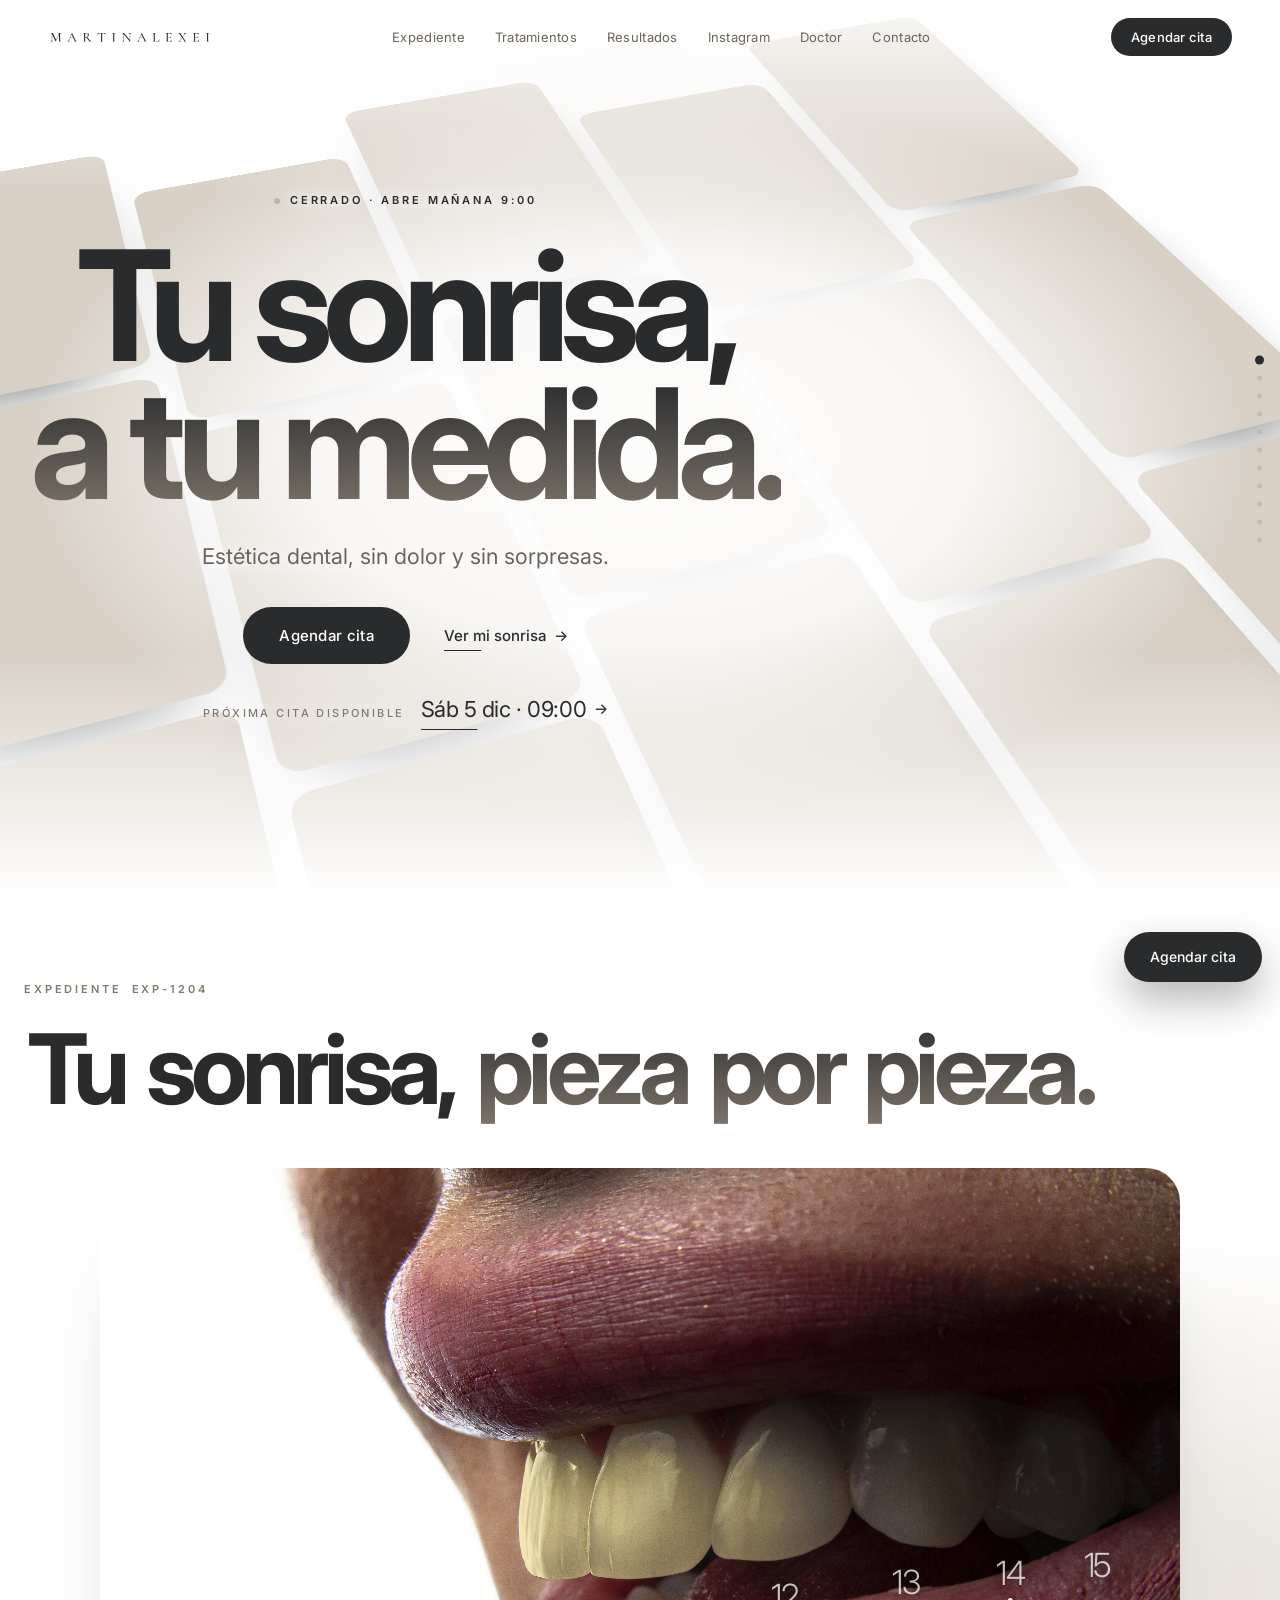
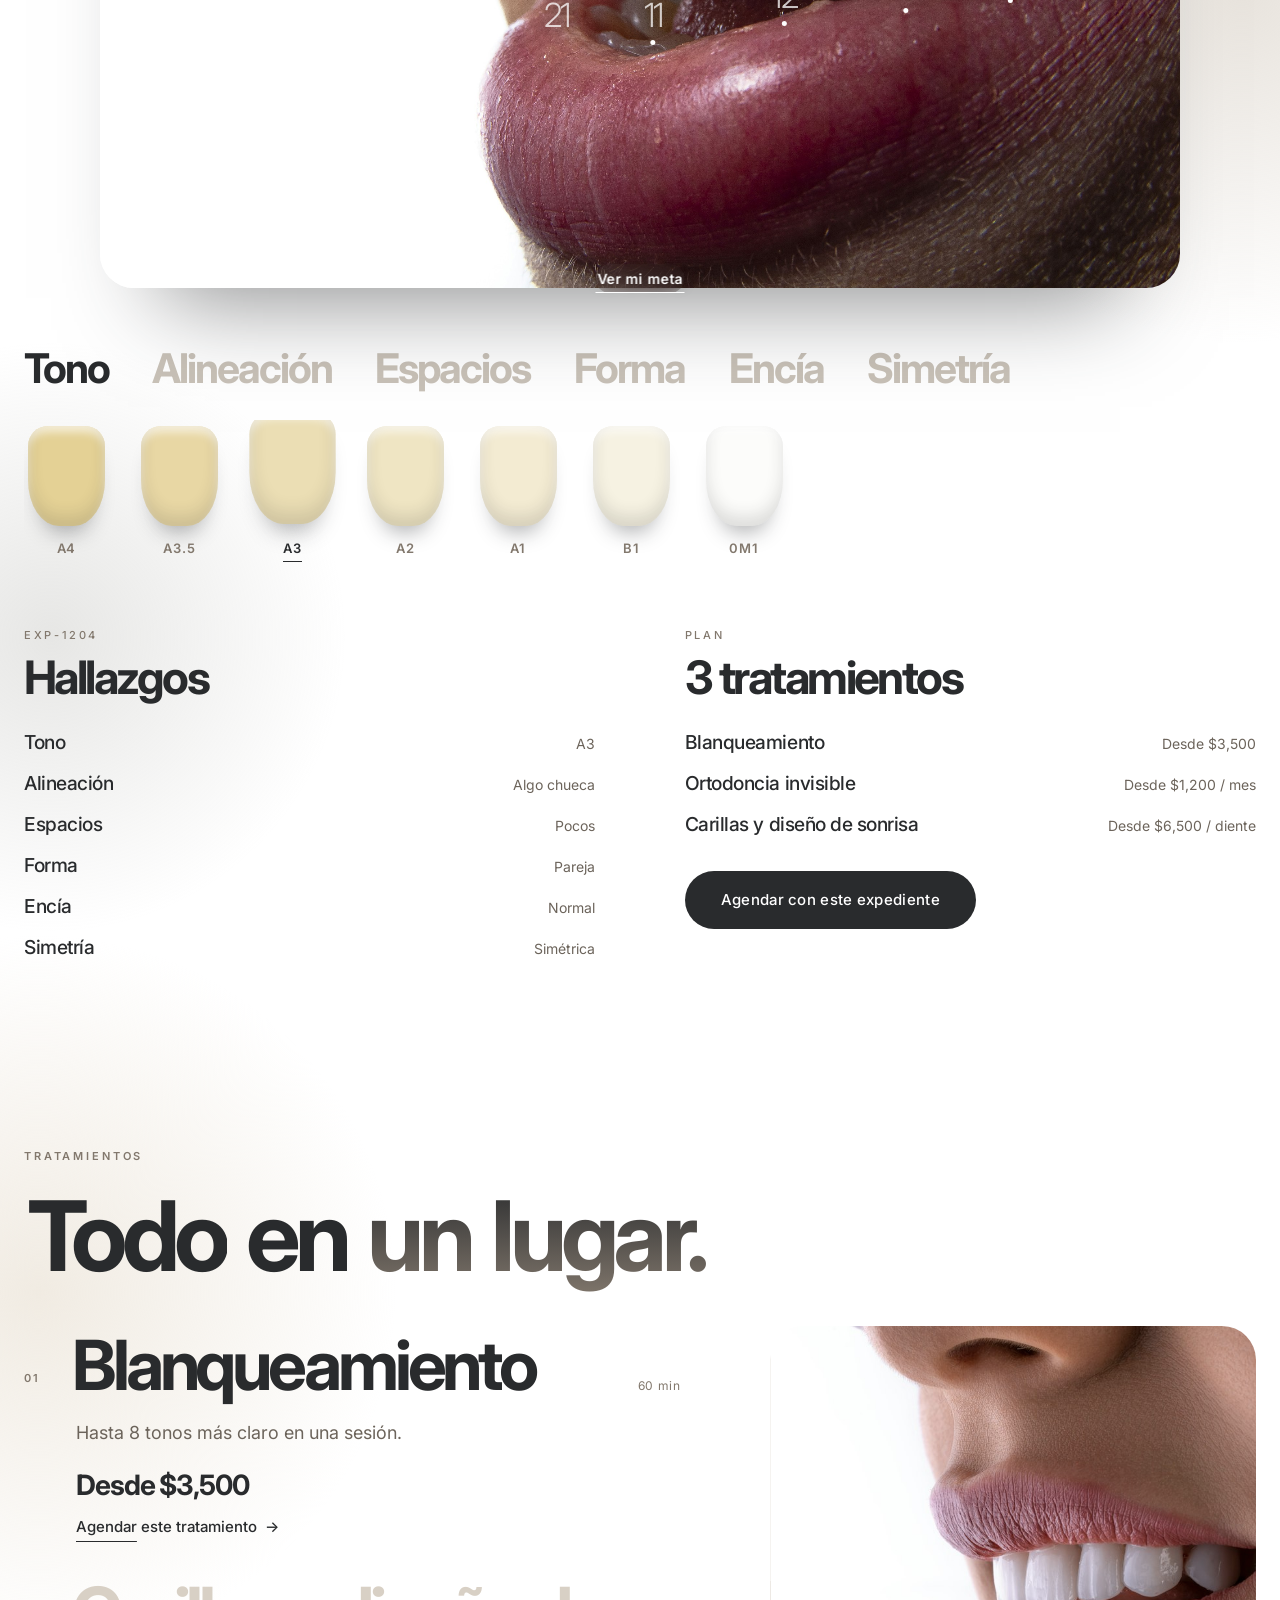
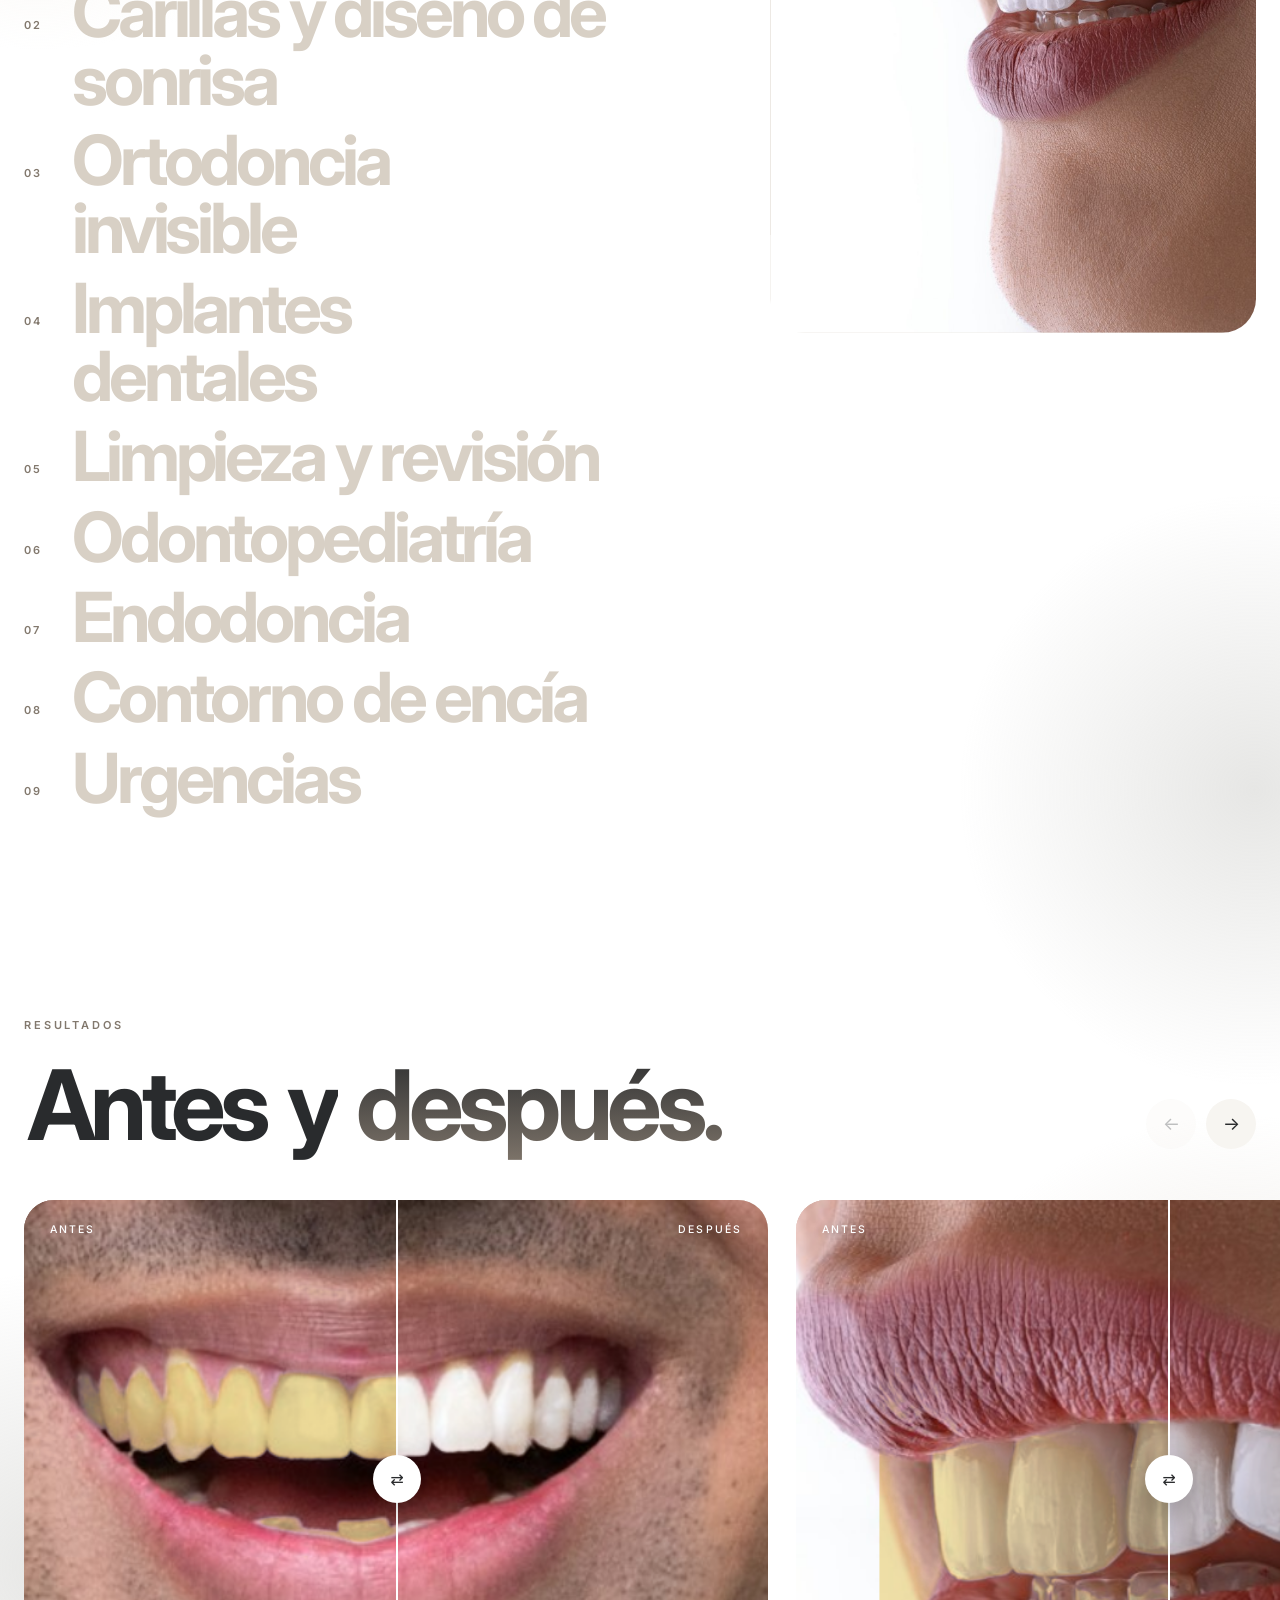
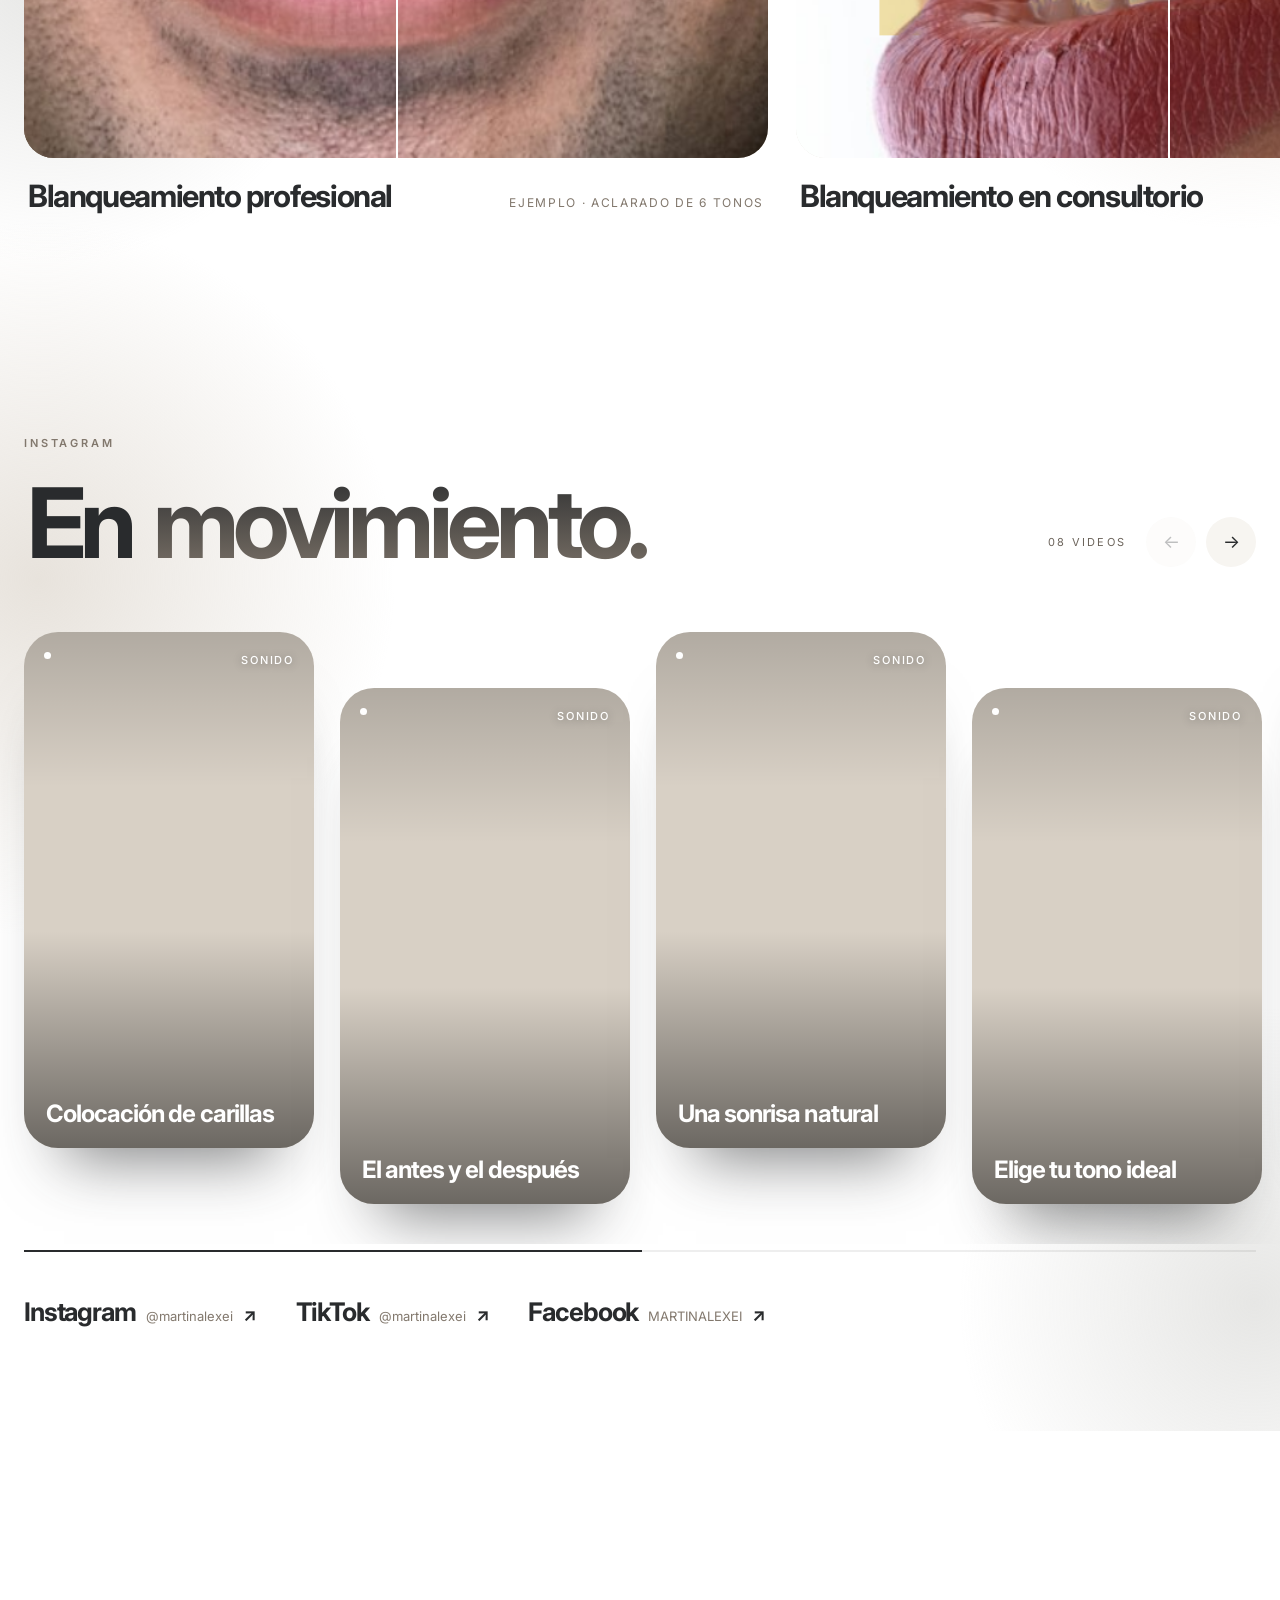
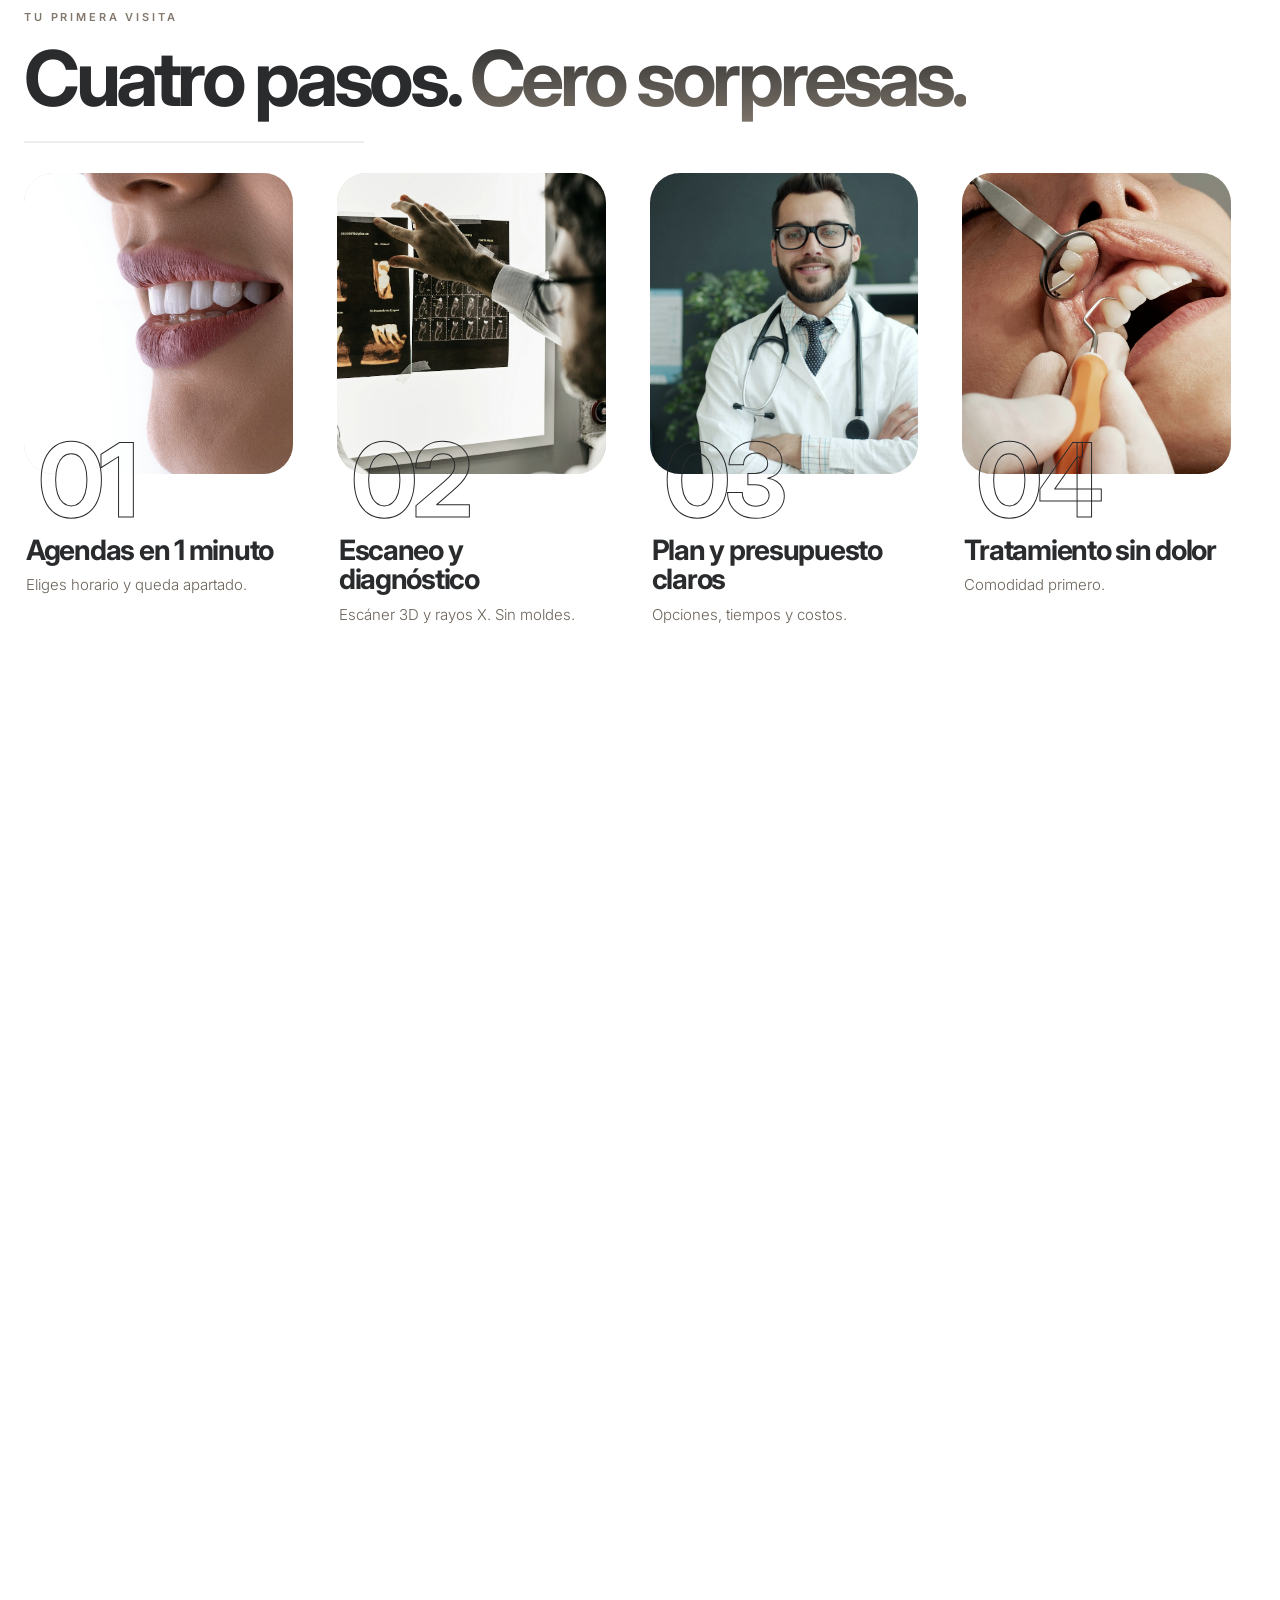
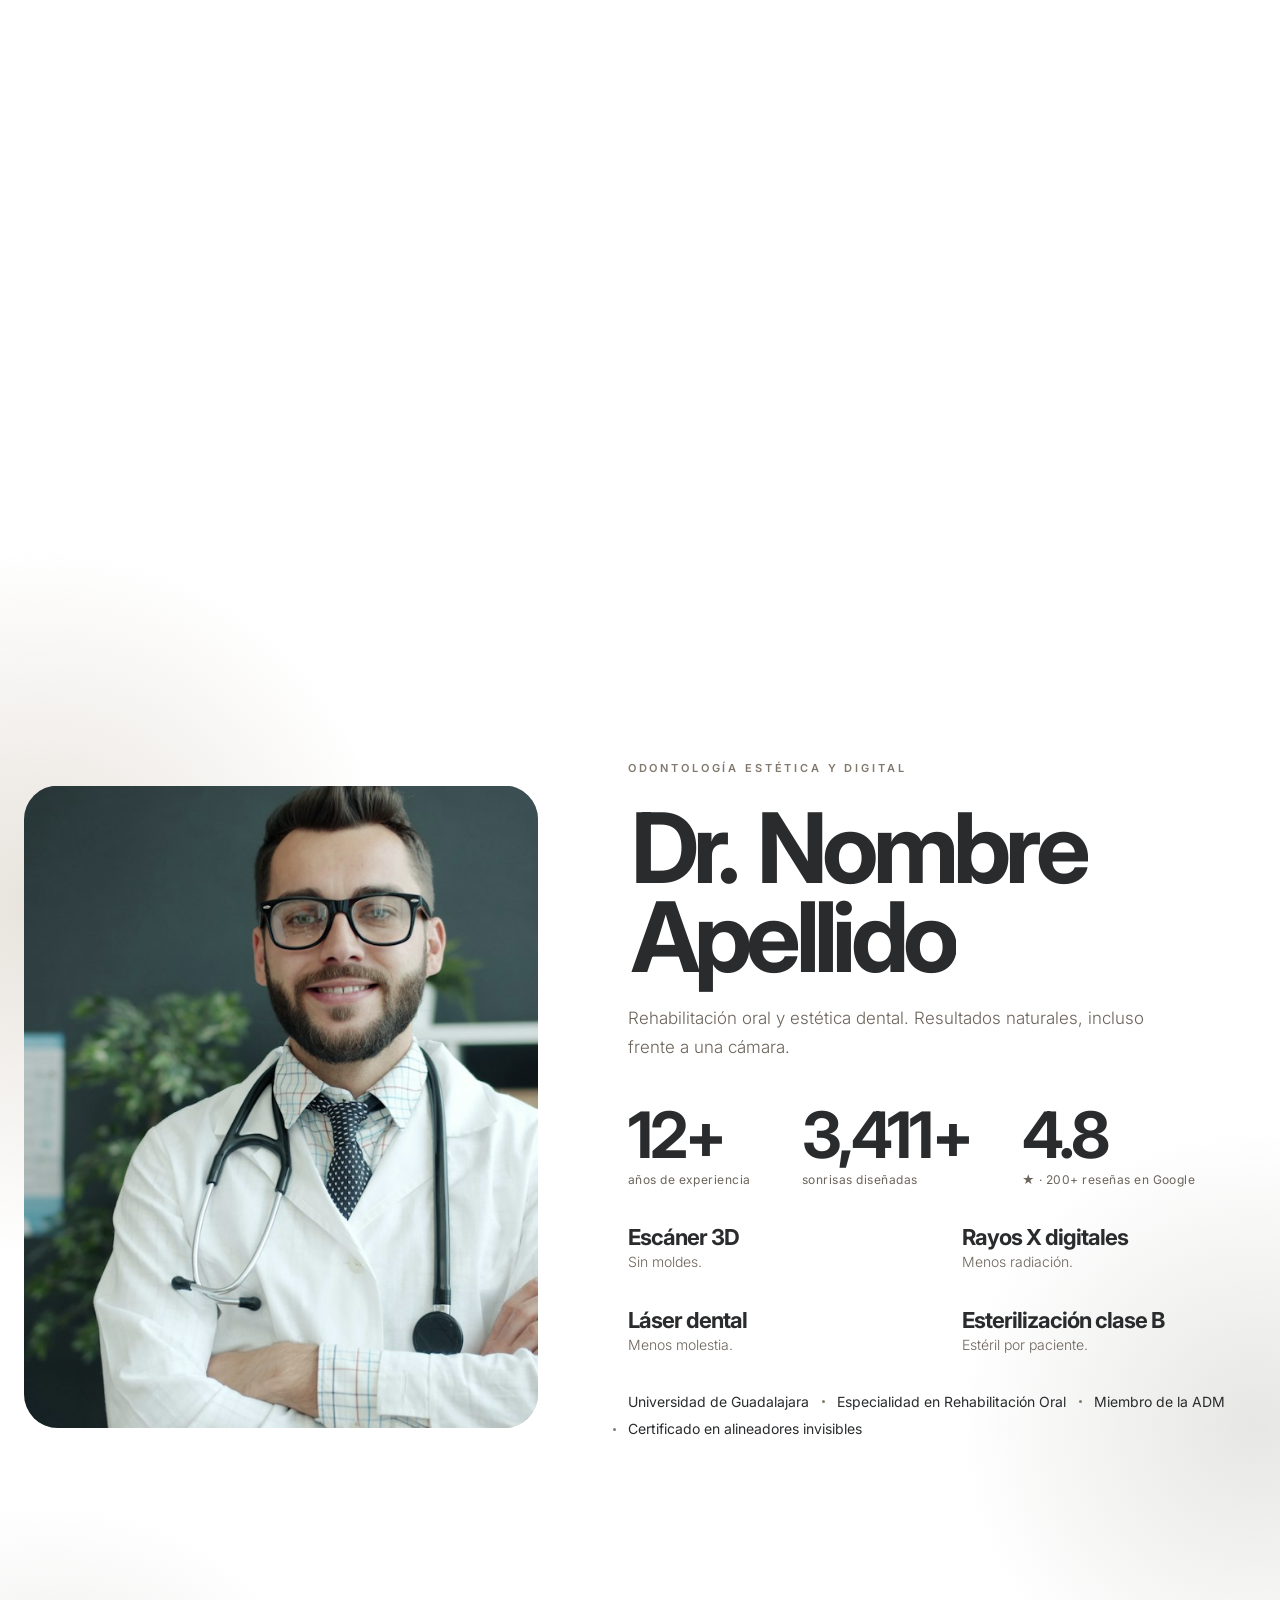
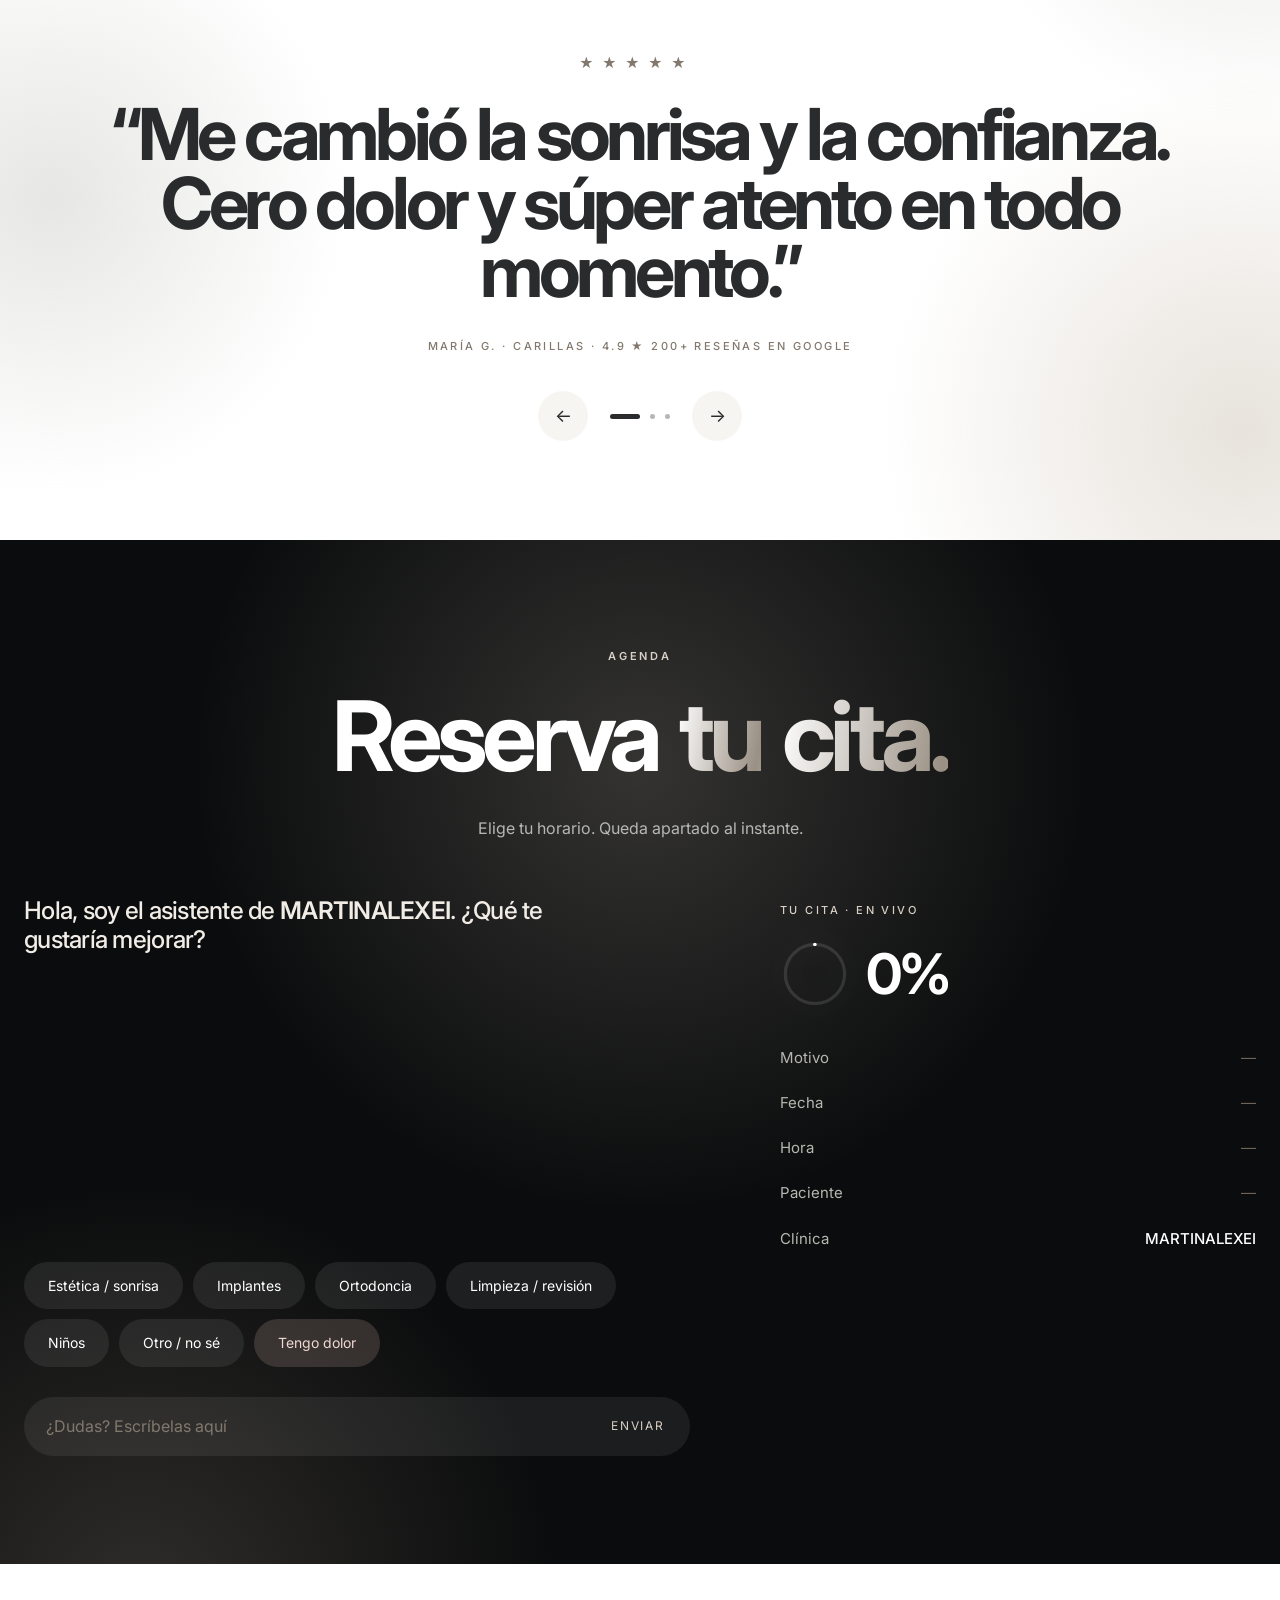
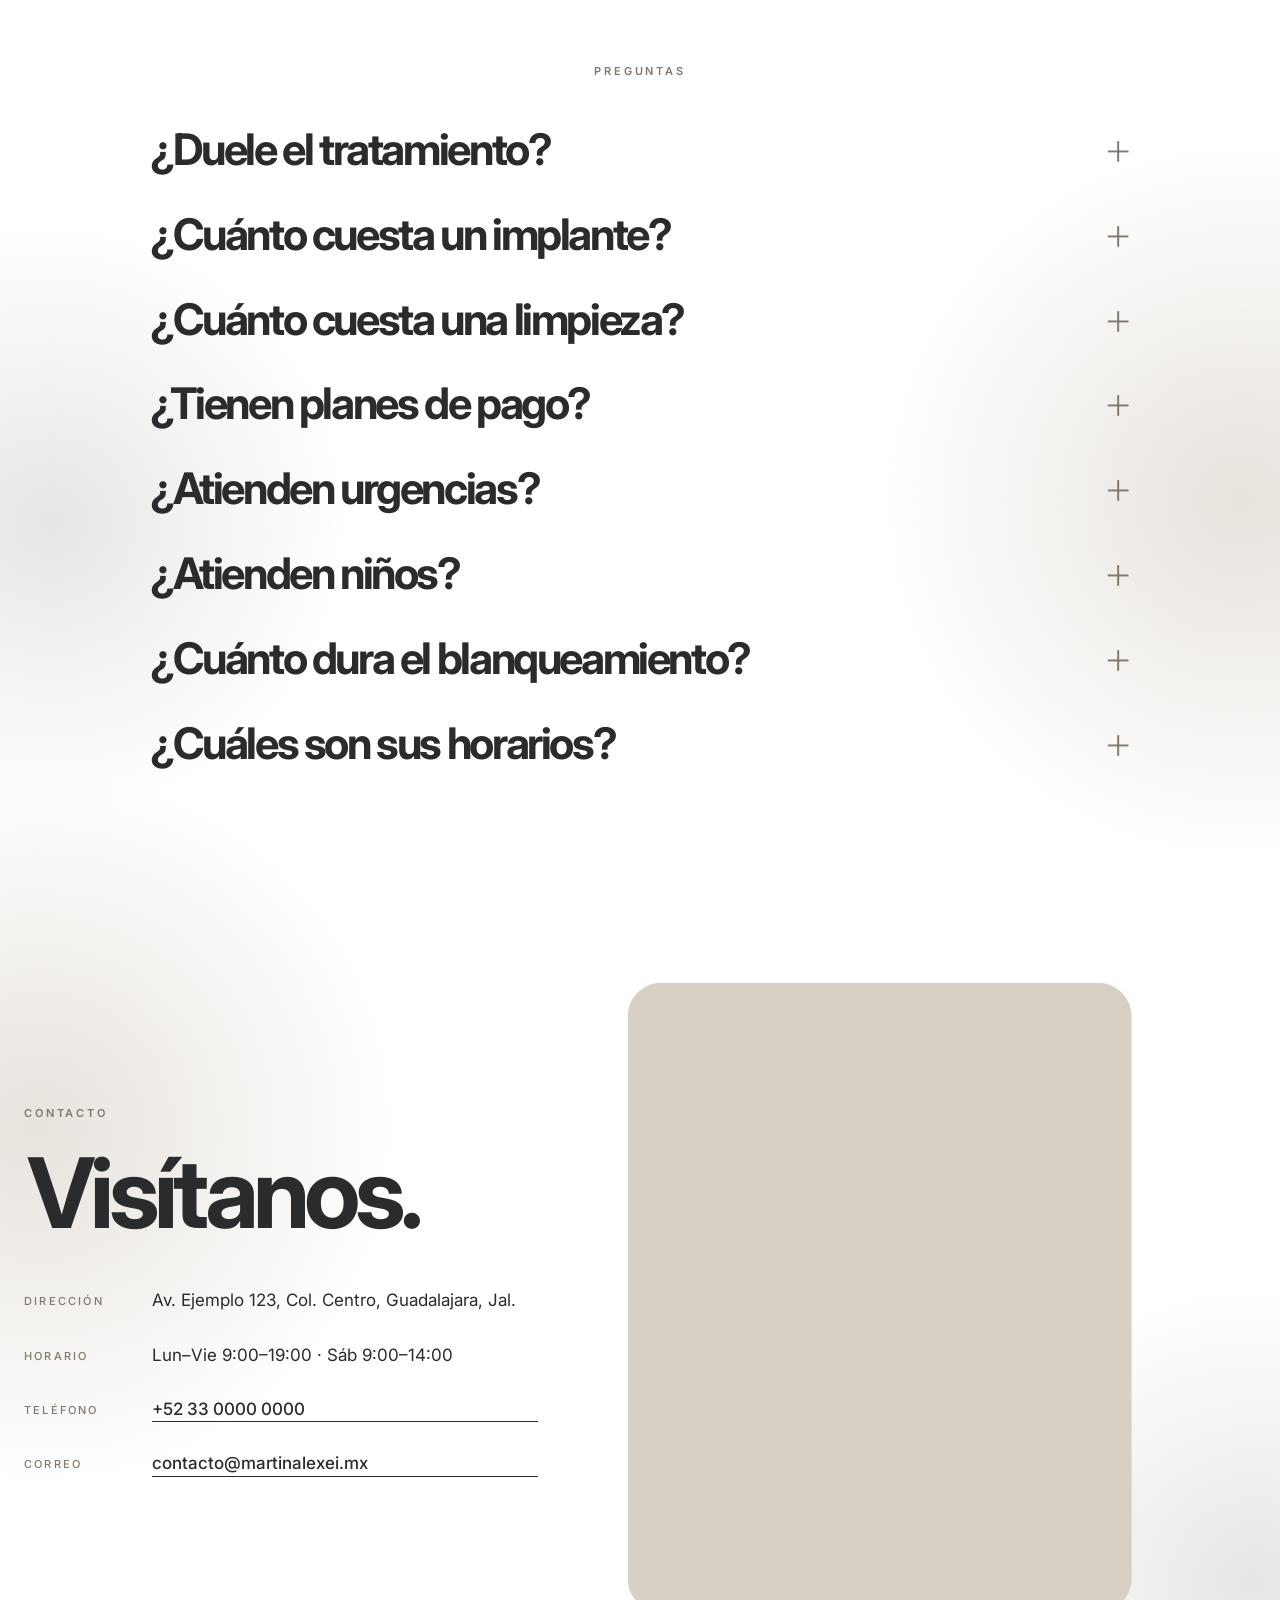
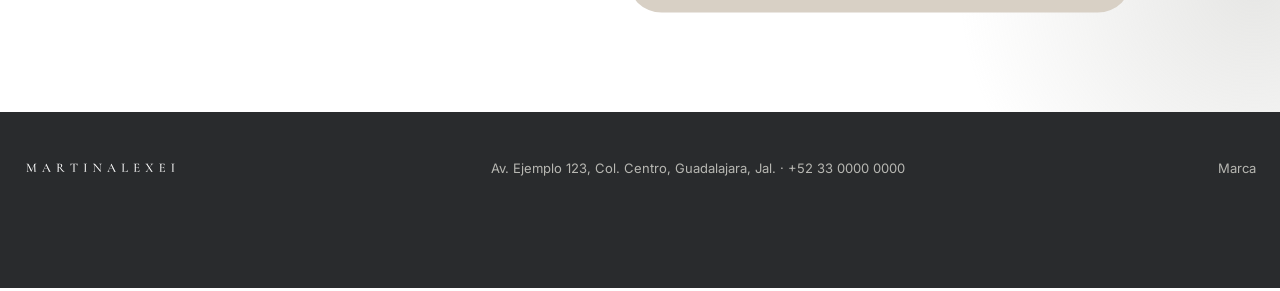
<file: index.html>
<!doctype html>
<html lang="es">
<head>
<meta charset="utf-8">
<meta name="viewport" content="width=device-width, initial-scale=1, viewport-fit=cover">
<title>MARTINALEXEI Dental</title>
<meta name="description" content="Odontología estética y digital. Diseña tu sonrisa y agenda tu cita en línea.">
<meta name="theme-color" content="#FFFFFF">
<meta property="og:title" content="MARTINALEXEI Dental">
<meta property="og:description" content="Odontología estética y digital. Diseña tu sonrisa y agenda tu cita en línea.">
<meta property="og:type" content="website">
<link rel="icon" href="assets/favicon.svg" type="image/svg+xml">
<link rel="preconnect" href="https://fonts.googleapis.com">
<link rel="preconnect" href="https://fonts.gstatic.com" crossorigin>
<link href="https://fonts.googleapis.com/css2?family=Inter:wght@300..900&display=swap" rel="stylesheet">
<link rel="stylesheet" href="styles.css">
</head>
<body>

<!-- PANTALLA DE CARGA · mismo formato que InsideTrades: fondo liso, marca centrada, frase abajo, salida lenta -->
<style>
  html,body{background:#fff}
  #ld{position:fixed;inset:0;z-index:9999;background:#fff;display:grid;place-items:center}
  #ld .ld-c img{width:min(300px,64vw);display:block}
  #ld.out{pointer-events:none;animation:ldVeil var(--xd,3s) linear forwards}
  #ld.out .ld-c,#ld.out #ld-q{animation:ldLogo var(--xl,1.9s) cubic-bezier(.4,0,.6,1) forwards}
  @keyframes ldLogo{0%{opacity:1}100%{opacity:0}}
  @keyframes ldVeil{0%,74%{opacity:1;visibility:visible}100%{opacity:0;visibility:hidden}}
  #ld-q{position:absolute;left:0;right:0;bottom:clamp(26px,6vh,56px);display:flex;justify-content:center;padding:0 28px;pointer-events:none;opacity:0;animation:ldQ 1.4s ease .5s forwards}
  #ld-q p{display:flex;align-items:flex-start;gap:11px;max-width:640px;font:400 14px/1.55 -apple-system,BlinkMacSystemFont,"Inter","Segoe UI",system-ui,sans-serif;letter-spacing:.015em;color:#82786D}
  #ld-q svg{flex:none;width:17px;height:17px;margin-top:3px;stroke:currentColor;fill:none;stroke-width:1.9;stroke-linecap:round;stroke-linejoin:round}
  @keyframes ldQ{to{opacity:1}}
  #ld.wait .ld-c{animation:ldBreath 1.8s ease-in-out infinite}
  @keyframes ldBreath{0%,100%{opacity:1}50%{opacity:.4}}
  body.is-loading{overflow:hidden}
  @media (max-width:560px){#ld-q p{font-size:13px}}
</style>
<div id="ld" aria-hidden="true">
  <div class="ld-c"><img src="assets/logo.svg" alt=""></div>
  <div id="ld-q"><p></p></div>
</div>
<script>
(function () {
  document.body.classList.add('is-loading');
  var IC = {
    smile: '<circle cx="12" cy="12" r="10"/><path d="M8 14s1.5 2 4 2 4-2 4-2"/><path d="M9 9h.01M15 9h.01"/>',
    shield: '<path d="M20 13c0 5-3.5 7.5-7.66 8.95a1 1 0 0 1-.67-.01C7.5 20.5 4 18 4 13V6a1 1 0 0 1 1-1c2 0 4.5-1.2 6.24-2.72a1.17 1.17 0 0 1 1.52 0C14.51 3.81 17 5 19 5a1 1 0 0 1 1 1z"/><path d="m9 12 2 2 4-4"/>',
    hourglass: '<path d="M5 22h14"/><path d="M5 2h14"/><path d="M17 22v-4.172a2 2 0 0 0-.586-1.414L12 12l-4.414 4.414A2 2 0 0 0 7 17.828V22"/><path d="M7 2v4.172a2 2 0 0 0 .586 1.414L12 12l4.414-4.414A2 2 0 0 0 17 6.172V2"/>',
    eye: '<path d="M2.062 12.348a1 1 0 0 1 0-.696 10.75 10.75 0 0 1 19.876 0 1 1 0 0 1 0 .696 10.75 10.75 0 0 1-19.876 0"/><circle cx="12" cy="12" r="3"/>',
    pulse: '<path d="M22 12h-2.48a2 2 0 0 0-1.93 1.46l-2.35 8.36a.25.25 0 0 1-.48 0L9.24 2.18a.25.25 0 0 0-.48 0l-2.35 8.36A2 2 0 0 1 4.49 12H2"/>',
    target: '<circle cx="12" cy="12" r="10"/><circle cx="12" cy="12" r="6"/><circle cx="12" cy="12" r="2"/>'
  };
  var Q = [["Una sonrisa sana se construye con constancia, no con prisa.", "hourglass"], ["Prevenir hoy es la mejor inversión en tu sonrisa.", "shield"],
    ["Cuidar lo pequeño evita tratar lo grande.", "eye"], ["La confianza también se nota al sonreír.", "smile"],
    ["Un buen diagnóstico es la mitad del tratamiento.", "target"], ["Tu salud bucal habla de tu salud general.", "pulse"],
    ["Dos minutos de cepillado, todos los días, cambian el resultado.", "hourglass"], ["Lo que se revisa a tiempo, se resuelve con menos.", "eye"],
    ["Sin dolor, sin prisa y con un plan claro.", "shield"], ["Tu imagen empieza en tu sonrisa.", "smile"]];
  try {
    var idx = Math.floor(Date.now() / 7200000) % Q.length;
    try {
      var n = parseInt(localStorage.getItem('mxQn') || '0', 10) || 0, cur = parseInt(localStorage.getItem('mxQi'), 10);
      if (isNaN(cur) || cur < 0 || cur >= Q.length) cur = Math.floor(Math.random() * Q.length);
      else if (n % 2 === 0) { var nx; do { nx = Math.floor(Math.random() * Q.length); } while (Q.length > 1 && nx === cur); cur = nx; }
      localStorage.setItem('mxQn', String(n + 1)); localStorage.setItem('mxQi', String(cur)); idx = cur;
    } catch (e) {}
    var q = Q[idx], p = document.querySelector('#ld-q p');
    p.innerHTML = '<svg viewBox="0 0 24 24" aria-hidden="true">' + IC[q[1]] + '</svg><span></span>';
    p.lastChild.textContent = q[0];
  } catch (e) {}
  var t0 = Date.now(), MIN = 900, MAX = 9000, done = false, holds = [];
  window.ldHold = function (p) { try { holds.push(Promise.resolve(p).then(function () {}, function () {})); } catch (e) {} };
  function go() {
    if (done) return; done = true;
    var l = document.getElementById('ld');
    if (!l) { document.body.classList.remove('is-loading'); return; }
    l.classList.remove('wait'); l.classList.add('out');
    setTimeout(function () { document.body.classList.remove('is-loading'); window.dispatchEvent(new Event('ld:out')); }, 2200);
    setTimeout(function () { if (l.parentNode) l.parentNode.removeChild(l); }, 3100);
  }
  function ready() {
    setTimeout(function () {
      if (done) return;
      var l = document.getElementById('ld'), left = Math.max(0, MAX - (Date.now() - t0)), all = Promise.all(holds.slice()), pending = true;
      all.then(function () { pending = false; });
      setTimeout(function () { if (pending && l && !done) l.classList.add('wait'); }, 120);
      Promise.race([all, new Promise(function (r) { setTimeout(r, left); })]).then(go);
    }, Math.max(0, MIN - (Date.now() - t0)));
  }
  if (document.readyState !== 'loading') ready(); else document.addEventListener('DOMContentLoaded', ready);
  setTimeout(go, MAX + 2500);
})();
</script>

<div class="progress" id="progress"></div>
<div class="cursor-glow" aria-hidden="true"></div>
<div class="cur" id="cur" aria-hidden="true"><span></span></div>

<header class="nav" id="nav">
  <a class="brand" href="#top" aria-label="MARTINALEXEI"><img id="brandImg" src="assets/logo.svg" alt="MARTINALEXEI" height="15"></a>
  <nav class="nav-links" id="navLinks"></nav>
  <div class="nav-cta">
    <a class="btn btn-sm magnet" href="#cita">Agendar cita</a>
  </div>
  <button class="burger" id="burger" aria-label="Menú">Menú</button>
</header>
<nav class="dots" id="dots" aria-label="Secciones"></nav>

<main id="top">

  <!-- HERO · banner a pantalla completa con muro 3D de videos -->
  <section class="hero hero3d" id="inicio" data-label="Inicio">
    <div class="wall-wrap" id="wallWrap" aria-hidden="true"><div class="wall" id="wall"></div></div>
    <div class="hero-veil" aria-hidden="true"></div>
    <div class="hero-copy">
      <p class="eyebrow rv"><b class="pulse" id="openDot"></b><span id="openTxt"></span></p>
      <h1 class="h1" id="h1"></h1>
      <p class="lead rv" style="--d:420ms" id="heroSub"></p>
      <div class="cta-row rv" style="--d:500ms">
        <a class="btn btn-lg magnet" href="#cita">Agendar cita</a>
        <a class="link" href="#smilelab">Ver mi sonrisa <i>→</i></a>
      </div>
      <div class="next rv" style="--d:580ms" id="heroNext"></div>
    </div>
  </section>

  <!-- EXPEDIENTE · dientes reales exhibidos como en un museo -->
  <section class="sec expo bgp" id="smilelab" data-sec="smilelab" data-label="Expediente">
    <div class="expo-head">
      <p class="eyebrow rv">Expediente <span id="expNo"></span></p>
      <h2 class="h2 split">Tu sonrisa, <em>pieza por pieza.</em></h2>
    </div>
    <div class="stage" id="stage">
      <div class="stage-in" id="stageIn">
        <canvas id="teethCv" aria-label="Dientes reales"></canvas>
        <svg class="ovl" id="ovl" aria-hidden="true"></svg>
        <div class="pieces" id="pieces"></div>
      </div>
      <button class="goal" id="labGoal">Ver mi meta</button>
    </div>
    <div class="dock rv">
      <div class="dtabs" id="dTabs" role="tablist"></div>
      <div class="dopts" id="dOpts"></div>
    </div>
    <div class="rec rv" id="rec"></div>
  </section>

  <!-- TRATAMIENTOS + FINANCIAMIENTO -->
  <section class="sec bgp" id="tratamientos" data-sec="treatments" data-label="Tratamientos">
    <p class="eyebrow rv">Tratamientos</p>
    <h2 class="h2 split">Todo en <em>un lugar.</em></h2>
    <div class="tx2">
      <ol class="tx-list" id="txList"></ol>
      <div class="tx-media cr" id="txMedia" data-cur="Agendar"></div>
    </div>
  </section>

  <!-- RESULTADOS -->
  <section class="sec bgp" id="resultados" data-sec="cases" data-label="Resultados">
    <div class="sec-head">
      <div>
        <p class="eyebrow rv">Resultados</p>
        <h2 class="h2 split">Antes y <em>después.</em></h2>
      </div>
      <div class="car-btns rv" data-car="cases"><button data-dir="-1" aria-label="Anterior">←</button><button data-dir="1" aria-label="Siguiente">→</button></div>
    </div>
    <div class="car-track cases" id="cases"></div>
  </section>

  <!-- INSTAGRAM / REELS -->
  <section class="sec bgp reels-sec" id="redes" data-sec="reels" data-label="Instagram">
    <div class="sec-head">
      <div>
        <p class="eyebrow rv">Instagram</p>
        <h2 class="h2 split">En <em>movimiento.</em></h2>
      </div>
      <div class="car-btns rv" data-car="reels"><span class="tx-count" id="reelCount"></span><button data-dir="-1" aria-label="Anterior">←</button><button data-dir="1" aria-label="Siguiente">→</button></div>
    </div>
    <div class="car-track reels" id="reels" data-cur="Arrastra"></div>
    <div class="car-bar"><i id="reelBar"></i></div>
    <div class="social" id="social"></div>
  </section>

  <!-- VISITA · scroll vertical que mueve horizontal -->
  <section class="hs" id="visita" data-sec="visit" data-label="Tu visita">
    <div class="hs-sticky">
      <div class="hs-head">
        <p class="eyebrow">Tu primera visita</p>
        <h2 class="h2">Cuatro pasos. <em>Cero sorpresas.</em></h2>
        <div class="hs-bar"><i id="hsBar"></i></div>
      </div>
      <div class="hs-track" id="hsTrack"></div>
    </div>
  </section>

  <!-- DOCTOR -->
  <section class="sec bgp two" id="doctor" data-sec="doctor" data-label="Doctor">
    <div class="doc-media cr" id="docMedia" data-cur="Ver"></div>
    <div class="doc-copy">
      <p class="eyebrow rv" id="docSpec"></p>
      <h2 class="h2 split" id="docName"></h2>
      <div id="docBio" class="bio rv"></div>
      <div class="stats rv" id="stats"></div>
      <div class="tech rv" id="tech"></div>
      <ul class="creds rv" id="docCreds"></ul>
    </div>
  </section>

  <!-- OPINIONES -->
  <section class="sec bgp" id="opiniones" data-sec="testimonials" data-label="Opiniones">
    <div class="q-view rv"><div class="q-track" id="qTrack"></div></div>
    <div class="q-ctl rv"><button id="qPrev" aria-label="Anterior">←</button><div id="qDots"></div><button id="qNext" aria-label="Siguiente">→</button></div>
  </section>

  <!-- AGENDA -->
  <section class="sec booking dk" id="cita" data-sec="booking" data-label="Agendar">
    <p class="eyebrow rv center">Agenda</p>
    <h2 class="h2 split center">Reserva <em>tu cita.</em></h2>
    <p class="lead rv center">Elige tu horario. Queda apartado al instante.</p>
    <div class="concierge rv">
      <div class="chat">
        <div class="chat-log" id="clog"></div>
        <div class="chat-ctl" id="cctl"></div>
        <form class="chat-in" id="cform"><input id="cin" placeholder="¿Dudas? Escríbelas aquí" autocomplete="off"><button aria-label="Enviar">Enviar</button></form>
      </div>
      <aside class="ticket" id="ticket"></aside>
    </div>
  </section>

  <!-- FAQ -->
  <section class="sec bgp narrow" id="faq" data-sec="faq" data-label="Preguntas">
    <p class="eyebrow rv center">Preguntas</p>
    <div id="faqList"></div>
  </section>

  <!-- CONTACTO -->
  <section class="sec bgp two" id="contacto" data-sec="contact" data-label="Contacto">
    <div>
      <p class="eyebrow rv">Contacto</p>
      <h2 class="h2 split">Visítanos.</h2>
      <ul class="contact rv" id="contactList"></ul>
    </div>
    <div class="map cr"><iframe id="mapFrame" loading="lazy" title="Mapa"></iframe></div>
  </section>

  <!-- PANEL DEL CONSULTORIO (oculto hasta abrirlo desde el pie de página) -->
  <section class="sec panel" id="panel" hidden>
    <div class="sec-head">
      <div><p class="eyebrow">Panel del consultorio</p><h2 class="h2">Citas y <em>reels.</em></h2></div>
      <span class="mode" id="panelMode"></span>
    </div>
    <div class="tabs" id="panelTabs"><button class="on" data-t="citas">Citas</button><button data-t="reels">Reels</button></div>
    <div id="panelBody"></div>
  </section>
</main>

<footer class="foot dk">
  <img src="assets/logo-white.svg" alt="MARTINALEXEI" height="14">
  <span id="footMeta"></span>
  <span class="foot-links"><a href="#panel" id="openPanel" hidden>Panel del consultorio</a><a href="marca.html" target="_blank">Marca</a></span>
</footer>

<a class="wa-float magnet" id="waFloat" target="_blank" rel="noopener" aria-label="WhatsApp">WA</a>
<a class="fab" href="#cita">Agendar cita</a>

<script src="config.js"></script>
<script src="app.js"></script>
</body>
</html>
</file>
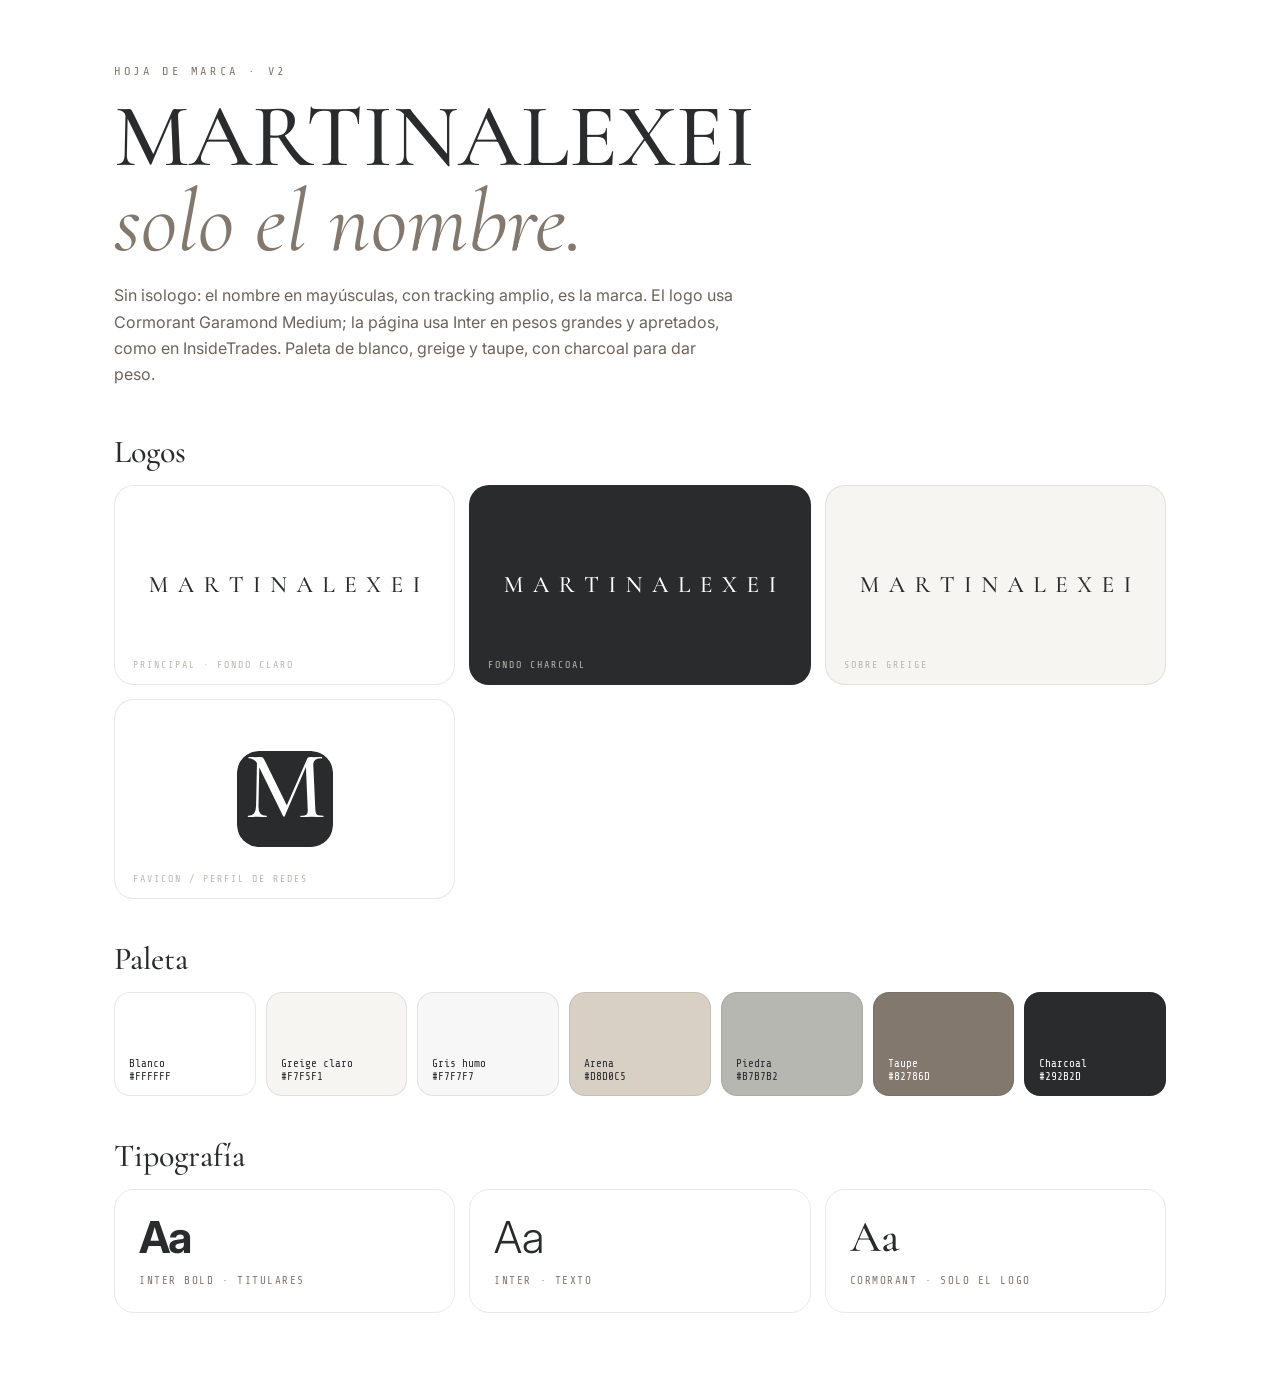
<file: marca.html>
<!doctype html>
<html lang="es"><head><meta charset="utf-8"><meta name="viewport" content="width=device-width,initial-scale=1">
<title>Marca MARTINALEXEI</title>
<link href="https://fonts.googleapis.com/css2?family=Cormorant+Garamond:wght@500&family=Inter:wght@300;400;500&family=Share+Tech+Mono&display=swap" rel="stylesheet">
<style>
:root{--ink:#292B2D;--taupe:#82786D;--sand:#D8D0C5;--soft:#F7F5F1;--stone:#B7B7B2}
*{box-sizing:border-box;margin:0}body{font-family:Inter,system-ui,sans-serif;background:#fff;color:var(--ink);padding:clamp(20px,5vw,64px);max-width:1180px;margin:auto}
.mono{font-family:'Share Tech Mono',monospace;letter-spacing:.3em;font-size:12px;color:var(--taupe);text-transform:uppercase;display:block;margin-bottom:16px}
h1{font-family:'Cormorant Garamond',serif;font-weight:500;font-size:clamp(44px,7vw,92px);line-height:.95}h1 em{font-weight:400;color:var(--taupe)}
p.l{color:#6C645B;max-width:620px;margin:18px 0 44px;line-height:1.65}
h2{font-family:'Cormorant Garamond',serif;font-weight:500;font-size:32px;margin:40px 0 14px}
.g{display:grid;grid-template-columns:repeat(auto-fit,minmax(320px,1fr));gap:14px;margin-bottom:14px}
.c{border-radius:20px;border:1px solid rgba(41,43,45,.1);display:grid;place-items:center;min-height:200px;padding:30px;position:relative;background:#fff}
.c.dk{background:var(--ink)}.c.sf{background:var(--soft)}.c img{max-width:100%}
.c small{position:absolute;left:18px;bottom:14px;font-family:'Share Tech Mono',monospace;font-size:10px;letter-spacing:.2em;color:var(--stone)}
.sw{display:grid;grid-template-columns:repeat(auto-fit,minmax(130px,1fr));gap:10px}.sw div{border-radius:16px;padding:64px 14px 12px;font-family:'Share Tech Mono',monospace;font-size:11px;border:1px solid rgba(41,43,45,.1)}
.t{display:grid;grid-template-columns:1fr 1fr 1fr;gap:14px}.t div{border:1px solid rgba(41,43,45,.1);border-radius:20px;padding:24px}.t b{display:block;font-size:44px;line-height:1.05;margin-bottom:8px}.t span{font:11px 'Share Tech Mono',monospace;letter-spacing:.14em;color:var(--taupe)}
</style></head><body>
<span class="mono">Hoja de marca · V2</span>
<h1>MARTINALEXEI<br><em>solo el nombre.</em></h1>
<p class="l">Sin isologo: el nombre en mayúsculas, con tracking amplio, es la marca. El logo usa Cormorant Garamond Medium; la página usa Inter en pesos grandes y apretados, como en InsideTrades. Paleta de blanco, greige y taupe, con charcoal para dar peso.</p>
<h2>Logos</h2>
<div class="g"><div class="c"><img src="assets/logo.svg" width="360" alt=""><small>PRINCIPAL · FONDO CLARO</small></div><div class="c dk"><img src="assets/logo-white.svg" width="360" alt=""><small>FONDO CHARCOAL</small></div>
<div class="c sf"><img src="assets/logo.svg" width="360" alt=""><small>SOBRE GREIGE</small></div><div class="c"><img src="assets/favicon.svg" width="96" style="border-radius:22px" alt=""><small>FAVICON / PERFIL DE REDES</small></div></div>
<h2>Paleta</h2>
<div class="sw"><div style="background:#fff">Blanco<br>#FFFFFF</div><div style="background:#F7F5F1">Greige claro<br>#F7F5F1</div><div style="background:#F7F7F7">Gris humo<br>#F7F7F7</div><div style="background:#D8D0C5">Arena<br>#D8D0C5</div><div style="background:#B7B7B2">Piedra<br>#B7B7B2</div><div style="background:#82786D;color:#fff">Taupe<br>#82786D</div><div style="background:#292B2D;color:#fff">Charcoal<br>#292B2D</div></div>
<h2>Tipografía</h2>
<div class="t"><div><b style="font-weight:700;letter-spacing:-.05em">Aa</b><span>INTER BOLD · TITULARES</span></div><div><b style="font-weight:300">Aa</b><span>INTER · TEXTO</span></div><div><b style="font-family:'Cormorant Garamond',serif;font-weight:500">Aa</b><span>CORMORANT · SOLO EL LOGO</span></div></div>
</body></html>
</file>
<file: styles.css>
:root{
  /* Blanco + Greige + Taupe / Blanco + Charcoal */
  --bg:#FFFFFF; --soft:#F7F5F1; --paper:#F7F7F7; --sand:#D8D0C5; --taupe:#82786D; --stone:#B7B7B2; --ink:#292B2D;
  --dim:#6C645B; --faint:#C9C2B8;
  --display:-apple-system,BlinkMacSystemFont,"SF Pro Display","Inter","Segoe UI",system-ui,sans-serif;
  --sans:-apple-system,BlinkMacSystemFont,"SF Pro Text","Inter","Segoe UI",system-ui,sans-serif;
  --ease:cubic-bezier(.2,.7,.2,1); --expo:cubic-bezier(.16,1,.3,1); --mx:50vw; --my:30vh;
  --gut:max(24px,calc((100vw - 1360px)/2));
}
*{box-sizing:border-box;margin:0}
html{scroll-behavior:smooth;scroll-padding-top:76px;-webkit-text-size-adjust:100%}
body{background:var(--bg);color:var(--ink);font-family:var(--sans);font-size:16px;font-weight:400;-webkit-font-smoothing:antialiased;overflow-x:hidden;line-height:1.55}
a{color:inherit;text-decoration:none}img{display:block}button{font:inherit;color:inherit}
[hidden]{display:none!important}
.muted{color:var(--dim);font-size:.9rem}
.center{text-align:center;margin-left:auto;margin-right:auto}

.progress{position:fixed;top:0;left:0;height:2px;width:0;z-index:120;background:var(--ink)}
.cursor-glow{position:fixed;inset:0;z-index:1;pointer-events:none;background:radial-gradient(560px circle at var(--mx) var(--my),rgba(216,208,197,.30),transparent 62%)}
main,.nav,.foot{position:relative;z-index:2}

/* cursor */
.cur{position:fixed;left:0;top:0;width:34px;height:34px;margin:-17px 0 0 -17px;border-radius:50%;border:1px solid #fff;mix-blend-mode:difference;pointer-events:none;z-index:9998;display:grid;place-items:center;opacity:0;transition:width .45s var(--expo),height .45s var(--expo),margin .45s var(--expo),background .3s,opacity .3s}
.cur span{font:500 11px/1 var(--sans);letter-spacing:.14em;text-transform:uppercase;opacity:0;color:var(--ink);transition:opacity .3s;white-space:nowrap}
.cur.on{opacity:1}
.cur.big{width:96px;height:96px;margin:-48px 0 0 -48px;background:#fff;mix-blend-mode:normal;border-color:#fff}
.cur.big span{opacity:1}
@media(hover:none){.cur{display:none}}

/* nav (se conserva) */
.nav{position:fixed;top:0;left:0;right:0;z-index:100;display:flex;align-items:center;justify-content:space-between;gap:20px;padding:18px clamp(18px,4vw,48px);transition:background .4s,padding .4s}
.nav.scrolled{background:rgba(255,255,255,.78);backdrop-filter:saturate(180%) blur(22px);-webkit-backdrop-filter:saturate(180%) blur(22px);padding-block:12px}
.brand img{height:15px;width:auto}
.nav-links{display:flex;gap:30px;font-size:13px;letter-spacing:.02em;color:var(--dim)}
.nav-links a{position:relative;transition:color .25s}
.nav-links a:hover,.nav-links a.on{color:var(--ink)}
.nav-links a::after{content:'';position:absolute;left:0;right:0;bottom:-7px;height:1px;background:currentColor;transform:scaleX(0);transform-origin:left;transition:transform .4s var(--expo)}
.nav-links a:hover::after,.nav-links a.on::after{transform:scaleX(1)}
.burger{display:none;background:none;border:0;padding:7px 4px;font-size:13px;cursor:pointer;text-decoration:underline;text-underline-offset:5px}
body.navdark .nav.scrolled{background:rgba(41,43,45,.72)}
body.navdark .nav-links{color:#c9c4bb}body.navdark .nav-links a:hover,body.navdark .nav-links a.on{color:#fff}
body.navdark .nav .btn{background:#fff;color:var(--ink);border-color:#fff}
body.navdark .burger{color:#fff}
.dots{position:fixed;right:18px;top:50%;transform:translateY(-50%);z-index:90;display:flex;flex-direction:column;gap:13px}
.dots a{position:relative;width:5px;height:5px;border-radius:50%;background:var(--stone);opacity:.7;transition:.35s var(--expo)}
.dots a.on{background:var(--ink);opacity:1;transform:scale(1.8)}
body.navdark .dots a.on{background:#fff}
.dots a span{position:absolute;right:16px;top:50%;transform:translateY(-50%);white-space:nowrap;font-size:11px;letter-spacing:.14em;text-transform:uppercase;color:var(--ink);opacity:0;pointer-events:none;transition:.25s}
body.navdark .dots a span{color:#fff}
.dots a:hover span{opacity:1}

/* botones y enlaces */
.btn{display:inline-flex;align-items:center;justify-content:center;gap:8px;background:var(--ink);color:#fff;font-weight:500;border-radius:999px;padding:12px 26px;font-size:14px;letter-spacing:.02em;border:0;cursor:pointer;transition:transform .4s var(--expo),box-shadow .4s,background .3s,color .3s}
.btn:hover{box-shadow:0 0 0 7px rgba(216,208,197,.55)}
.btn-sm{padding:9px 20px;font-size:13px}.btn-lg{padding:17px 36px;font-size:15px}
.btn[disabled]{opacity:.35;pointer-events:none}
.link{display:inline-flex;align-items:center;gap:8px;font-size:15px;font-weight:500;cursor:pointer;background:none;border:0;padding:0;position:relative}
.link::after{content:"";position:absolute;left:0;right:0;bottom:-4px;height:1px;background:currentColor;transform:scaleX(.3);transform-origin:left;transition:transform .5s var(--expo)}
.link:hover::after{transform:scaleX(1)}.link i{font-style:normal;transition:transform .4s var(--expo)}.link:hover i{transform:translateX(5px)}

/* tipografía */
.eyebrow{font-size:11px;font-weight:500;letter-spacing:.24em;text-transform:uppercase;color:var(--taupe);margin-bottom:26px;display:flex;align-items:center;gap:10px}
.eyebrow.center{justify-content:center}
.h1,.h2{font-family:var(--display);color:var(--ink);font-optical-sizing:auto}
.h1{font-size:clamp(58px,8.8vw,172px);line-height:.88;letter-spacing:-.05em;font-weight:300;font-variation-settings:"wdth" 100}
.h2{font-size:clamp(46px,6.8vw,132px);line-height:.9;letter-spacing:-.045em;font-weight:300;max-width:1100px}
.h2 em{font-style:normal;font-weight:700;font-stretch:76%;color:var(--taupe);letter-spacing:-.035em;transition:font-weight 1.4s var(--expo)}
.h2.center{margin-inline:auto}
.split .w{display:inline-block;overflow:hidden;vertical-align:top;padding:0 .02em .12em;margin-bottom:-.12em}
.split .w>.in{display:inline-block;transform:translateY(112%);transition:transform 1.2s var(--expo) calc(var(--i) * 70ms)}
.split.in .w>.in{transform:none}
.h2:hover em{font-weight:300}
.h1 .ln{display:block;overflow:hidden;white-space:nowrap;padding:.02em 0 .14em;margin-bottom:-.14em}
.h1 .ln>.in{display:inline-block;transform:translateY(112%);transition:transform 1.4s var(--expo)}
.h1 .ln:nth-child(2)>.in{transition-delay:.1s}.h1 .ln:nth-child(3)>.in{transition-delay:.2s}
body:not(.is-loading) .h1 .ln>.in{transform:none}
.h1 .ln.l0 .ch{font-variation-settings:"wght" 560,"wdth" 100}
.h1 .ln.l1,.h1 .ln.l2{color:var(--taupe)}
.h1 .ln.l1 .ch,.h1 .ln.l2 .ch{font-variation-settings:"wght" 230,"wdth" 100}
.ch{display:inline-block;white-space:pre}
.lead{max-width:520px;font-size:clamp(16px,1.25vw,19px);font-weight:300;color:var(--dim);margin-top:34px;line-height:1.7}
.lead.center{text-align:center}
.rv{transition:opacity 1.1s var(--expo) var(--d,0ms),transform 1.1s var(--expo) var(--d,0ms)}
.rv.pre{opacity:0;transform:translateY(34px)}
.rv.pre.in{opacity:1;transform:none}
.pulse{width:6px;height:6px;border-radius:50%;background:#5aa079;display:inline-block;animation:pulse 2s infinite}
.pulse.off{background:var(--stone);animation:none}
@keyframes pulse{0%{box-shadow:0 0 0 0 rgba(90,160,121,.5)}70%{box-shadow:0 0 0 9px rgba(90,160,121,0)}100%{box-shadow:0 0 0 0 rgba(90,160,121,0)}}

/* secciones: bandas de color, sin líneas */
.sec{position:relative;padding:clamp(110px,18vh,230px) var(--gut)}
.sec.soft{background:var(--soft)}
.sec.narrow{padding-inline:max(24px,calc((100vw - 980px)/2))}
.sec.two{display:grid;grid-template-columns:.9fr 1.1fr;gap:7vw;align-items:center}
.sec-head{display:flex;align-items:flex-end;justify-content:space-between;gap:28px;flex-wrap:wrap;margin-bottom:clamp(48px,8vh,96px)}
.dk{background:var(--ink);color:#fff}
.booking .h2,.booking .h1{color:#fff}.booking .h2 em{color:var(--sand)}
.booking .eyebrow{color:var(--sand)}.booking .lead{color:var(--stone);margin-inline:auto}

/* fondo hero */
.vbg{position:absolute;inset:0;z-index:-1;overflow:hidden;pointer-events:none}
.hero .vbg{background:var(--soft)}
.mesh{position:absolute;inset:0}
.mesh i{position:absolute;width:56vmax;height:56vmax;border-radius:50%;filter:blur(100px);opacity:.8;animation:drift 30s ease-in-out infinite alternate}
.mesh i:nth-child(1){background:var(--sand);left:-16%;top:-36%}
.mesh i:nth-child(2){background:#fff;right:-12%;top:-8%;animation-duration:36s;animation-delay:-8s}
.mesh i:nth-child(3){background:var(--stone);left:34%;bottom:-64%;opacity:.3;animation-duration:32s;animation-delay:-14s}
.mesh i:nth-child(4){background:#EFE9DF;right:10%;bottom:-44%;width:40vmax;height:40vmax;animation-duration:40s;animation-delay:-4s}
@keyframes drift{0%{transform:translate(0,0) scale(1)}50%{transform:translate(8vmax,5vmax) scale(1.14)}100%{transform:translate(-5vmax,9vmax) scale(.92)}}

/* hero */
.hero{position:relative;padding:150px var(--gut) 110px;min-height:100svh;display:flex;align-items:center}
.hero-grid{display:grid;grid-template-columns:1.2fr .8fr;gap:5vw;align-items:center;width:100%}
.hero-copy .eyebrow{margin-bottom:34px}
.cta-row{display:flex;gap:34px;margin-top:44px;flex-wrap:wrap;align-items:center}
.next{display:flex;align-items:baseline;gap:16px;margin-top:46px;flex-wrap:wrap}
.next small{font-size:11px;font-weight:500;letter-spacing:.22em;text-transform:uppercase;color:var(--taupe)}
.next .link b{font-family:var(--display);font-weight:400;font-size:22px;letter-spacing:-.02em}
.stats{display:flex;gap:clamp(30px,5vw,72px);margin-top:54px;flex-wrap:wrap}
.stats b{display:block;font-family:var(--display);font-weight:300;font-size:clamp(40px,4.6vw,72px);line-height:1;letter-spacing:-.04em}
.stats span{font-size:12px;color:var(--dim);letter-spacing:.04em}
.hero-media{position:relative}
.frame{position:relative;aspect-ratio:3/4.15;border-radius:999px 999px 30px 30px;overflow:hidden;background:var(--ink);box-shadow:0 60px 90px -50px rgba(41,43,45,.55)}
.frame video,.pimg{position:absolute;inset:0;width:100%;height:100%;object-fit:cover;transform:translate3d(0,var(--py,0px),0) scale(1.16);will-change:transform}
.frame::after{content:"";position:absolute;inset:0;background:linear-gradient(180deg,transparent 58%,rgba(41,43,45,.45));pointer-events:none}
.frame .fl{position:absolute;left:28px;bottom:26px;z-index:3;color:#fff;font-size:12px;letter-spacing:.18em;text-transform:uppercase;font-weight:500}
.snd,.rsnd{position:absolute;z-index:3;border:0;background:none;color:#fff;cursor:pointer;font-size:11px;letter-spacing:.16em;text-transform:uppercase;font-weight:500;padding:6px 0;text-shadow:0 1px 8px rgba(0,0,0,.35)}
.snd{right:28px;bottom:20px}

/* placeholders */
.ph{width:100%;height:100%;display:grid;place-items:center;text-align:center;padding:12px;font-size:.85rem;color:var(--taupe);background:linear-gradient(135deg,var(--soft),var(--sand))}
.ph-img{width:100%;height:100%;object-fit:cover;display:block}

/* imágenes con revelado en clip */
.cr{clip-path:inset(0 round 30px);transition:clip-path 1.6s var(--expo)}
.cr.pre{clip-path:inset(14% 12% 14% 12% round 120px)}
.cr.pre.in{clip-path:inset(0 round 30px)}

/* carruseles */
.car-btns{display:flex;gap:10px;align-items:center}
.car-btns button,.q-ctl button{width:50px;height:50px;border-radius:50%;border:0;background:var(--soft);cursor:pointer;font-size:18px;transition:.35s var(--expo)}
.soft .car-btns button{background:#fff}
.car-btns button:hover:not(:disabled),.q-ctl button:hover{background:var(--ink);color:#fff;transform:scale(1.08)}
.car-btns button:disabled{opacity:.3;cursor:default}
.tx-count{font-size:11px;letter-spacing:.2em;color:var(--dim);margin-right:10px}
.car-track{display:flex;gap:28px;overflow-x:auto;scroll-snap-type:x mandatory;scrollbar-width:none;padding:6px 2px 24px;cursor:grab;-webkit-overflow-scrolling:touch;overscroll-behavior-x:contain;margin-inline:calc(var(--gut) * -1);padding-inline:var(--gut)}
.car-track::-webkit-scrollbar{display:none}
.car-track.drag{cursor:grabbing;scroll-snap-type:none}
.car-track.drag *{pointer-events:none}
.car-track>*{flex:0 0 auto;scroll-snap-align:start;scroll-margin-left:var(--gut)}
.car-bar{height:2px;background:rgba(41,43,45,.08);margin-top:6px;overflow:hidden}.car-bar i{display:block;height:100%;width:20%;background:var(--ink);transition:margin .15s linear}

/* smile lab */
.lab2{display:grid;grid-template-columns:.95fr 1.05fr;gap:7vw;align-items:center}
.lab-copy .h2{font-size:clamp(46px,6vw,112px)}
.lab-photo{position:relative;aspect-ratio:4/5;background:var(--soft);cursor:pointer}
.lab-photo canvas{position:absolute;inset:0;width:100%;height:100%;object-fit:cover;transition:transform 1.4s var(--expo)}
.lab-photo:hover canvas{transform:scale(1.035)}
.tagp{position:absolute;top:22px;z-index:2;font-size:10.5px;font-weight:500;letter-spacing:.2em;text-transform:uppercase;color:#fff;text-shadow:0 1px 10px rgba(0,0,0,.35)}
.tagp.l{left:26px}.tagp.r{right:26px}
.goal{position:absolute;left:50%;bottom:26px;transform:translateX(-50%);z-index:3;border:0;border-radius:999px;background:rgba(255,255,255,.88);backdrop-filter:blur(14px);-webkit-backdrop-filter:blur(14px);padding:12px 26px;font-size:13px;font-weight:500;cursor:pointer;transition:.4s var(--expo);white-space:nowrap}
.goal:hover{background:var(--ink);color:#fff}
.shades{display:flex;gap:6px;margin-top:46px;flex-wrap:wrap}
.shade{border:0;background:none;padding:6px 8px 10px;cursor:pointer;display:grid;justify-items:center;gap:9px;transition:transform .5s var(--expo)}
.shade i{width:30px;height:40px;border-radius:11px 11px 15px 15px;box-shadow:inset 0 -6px 9px rgba(41,43,45,.12),inset 0 3px 4px rgba(255,255,255,.6);transition:transform .5s var(--expo)}
.shade span{font-size:11px;letter-spacing:.08em;color:var(--taupe);position:relative}
.shade span::after{content:"";position:absolute;left:0;right:0;bottom:-4px;height:1px;background:var(--ink);transform:scaleX(0);transition:transform .45s var(--expo)}
.shade:hover i{transform:translateY(-5px)}
.shade.on i{transform:translateY(-8px) scale(1.12)}.shade.on span{color:var(--ink)}.shade.on span::after{transform:scaleX(1)}
.segs{display:flex;gap:46px;flex-wrap:wrap;margin-top:30px}
.seg span{display:block;font-size:11px;font-weight:500;letter-spacing:.2em;text-transform:uppercase;color:var(--taupe);margin-bottom:10px}
.seg>div{display:flex;gap:20px;flex-wrap:wrap}
.seg button{border:0;background:none;padding:2px 0;font-size:15px;color:var(--faint);cursor:pointer;transition:color .3s;position:relative}
.seg button::after{content:"";position:absolute;left:0;right:0;bottom:-3px;height:1px;background:var(--ink);transform:scaleX(0);transition:transform .45s var(--expo)}
.seg button:hover{color:var(--ink)}.seg button.on{color:var(--ink);font-weight:500}.seg button.on::after{transform:scaleX(1)}
.plan{margin-top:44px}
.plan small{font-size:11px;font-weight:500;letter-spacing:.22em;text-transform:uppercase;color:var(--taupe);display:block}
.plan ul{list-style:none;margin:14px 0 26px;padding:0}
.plan li{display:flex;justify-content:space-between;gap:20px;padding:9px 0;font-family:var(--display);font-weight:400;font-size:clamp(20px,1.8vw,28px);letter-spacing:-.025em}
.plan li span{font-family:var(--sans);font-size:13px;color:var(--dim);letter-spacing:0;text-align:right;align-self:center}

/* tratamientos: índice tipográfico */
.tx2{display:grid;grid-template-columns:1.15fr .85fr;gap:7vw;align-items:start}
.tx-list{list-style:none;padding:0}
.tx-row{display:flex;align-items:baseline;gap:18px;width:100%;text-align:left;background:none;border:0;cursor:pointer;padding:8px 0;color:var(--faint);font-family:var(--display);font-size:clamp(36px,4.8vw,86px);line-height:1.02;letter-spacing:-.045em;font-weight:300;transition:color .45s,transform .7s var(--expo),font-weight .6s var(--expo)}
.tx-row .n{font:500 11px var(--sans);letter-spacing:.18em;color:var(--taupe);width:30px;flex:none;transform:translateY(-.7em)}
.tx-row .t{margin-left:auto;font:400 12px var(--sans);letter-spacing:.06em;color:var(--taupe);opacity:0;transition:opacity .4s}
.tx-row:hover{color:var(--ink);transform:translateX(14px)}
.tx-row.on{color:var(--ink);font-weight:620;font-stretch:80%}
.tx-row.on .t,.tx-row:hover .t{opacity:1}
.det{max-height:0;overflow:hidden;opacity:0;transition:max-height .9s var(--expo),opacity .6s}
.tx-row.on+.det{max-height:420px;opacity:1}
.det-in{padding:12px 0 34px 48px;max-width:560px}
.det p{color:var(--dim);font-weight:300;font-size:17px;line-height:1.65}
.det .meta{margin:14px 0 6px;font-family:var(--display);font-size:24px;font-weight:400;letter-spacing:-.02em;color:var(--ink)}
.det .stp{font-size:13px;margin:0 0 22px;color:var(--taupe)}
.tx-media{position:sticky;top:96px;aspect-ratio:4/5;background:var(--sand);overflow:hidden}
.txi{position:absolute;inset:0;transition:clip-path 1.1s var(--expo);overflow:hidden}
.txi img{width:100%;height:100%;object-fit:cover;filter:saturate(.85);transition:transform 1.8s var(--expo)}
.tx-media:hover .txi img{transform:scale(1.05)}
.fin2{margin-top:clamp(80px,12vh,150px);max-width:1100px}
.fin-s{font-family:var(--display);font-weight:300;font-size:clamp(28px,3.6vw,60px);line-height:1.08;letter-spacing:-.04em}
.fin-s b{font-weight:700;font-stretch:80%;color:var(--taupe)}
.months{display:inline-flex;gap:10px;vertical-align:baseline;flex-wrap:wrap}
.months button{border:0;background:none;padding:0 2px;font:inherit;letter-spacing:inherit;color:var(--faint);cursor:pointer;transition:color .3s;position:relative}
.months button::after{content:" meses";font-size:.5em;letter-spacing:0}
.months button:hover{color:var(--ink)}.months button.on{color:var(--ink);font-weight:600}
.fin-r{display:block;width:min(560px,100%);margin:34px 0 14px}
input[type=range]{-webkit-appearance:none;appearance:none;height:2px;border-radius:99px;background:var(--sand);outline:0}
input[type=range]::-webkit-slider-thumb{-webkit-appearance:none;width:22px;height:22px;border-radius:50%;background:var(--ink);border:4px solid #fff;box-shadow:0 0 0 1px var(--ink);cursor:pointer;transition:transform .3s var(--expo)}
input[type=range]::-webkit-slider-thumb:hover{transform:scale(1.25)}
input[type=range]::-moz-range-thumb{width:16px;height:16px;border-radius:50%;background:var(--ink);border:4px solid #fff;cursor:pointer}

/* casos */
.cases>.case{width:min(760px,82vw)}
.ba{position:relative;aspect-ratio:4/3;user-select:none;overflow:hidden;background:var(--sand);border-radius:30px}
.ba>*{position:absolute;inset:0;width:100%;height:100%}
.ba canvas,.ba img{object-fit:cover}
.ba .top{clip-path:inset(0 50% 0 0)}
.ba input{opacity:0;cursor:ew-resize;z-index:3;margin:0}
.ba .bar{inset:0 auto 0 50%;width:2px;background:#fff;z-index:2}
.ba .bar::after{content:"⇄";position:absolute;top:50%;left:50%;transform:translate(-50%,-50%);width:48px;height:48px;border-radius:50%;background:#fff;display:grid;place-items:center;color:var(--ink);box-shadow:0 10px 30px rgba(0,0,0,.25)}
.tag{position:absolute;top:22px;bottom:auto;width:auto;height:auto;z-index:2;font-size:10.5px;font-weight:500;letter-spacing:.2em;color:#fff;text-shadow:0 1px 10px rgba(0,0,0,.4)}
.tag.l{left:26px;right:auto}.tag.r{right:26px;left:auto}
.case-info{padding:22px 4px 0;display:flex;justify-content:space-between;align-items:baseline;gap:14px;flex-wrap:wrap}
.case-info b{font-family:var(--display);font-weight:400;font-size:clamp(24px,2.4vw,38px);letter-spacing:-.03em;line-height:1.05}
.case-info span{font-size:12px;letter-spacing:.14em;text-transform:uppercase;color:var(--taupe)}

/* reels */
.reels{gap:26px;align-items:flex-start;padding-top:20px;padding-bottom:40px}
.reel{position:relative;width:min(290px,70vw);aspect-ratio:9/16;border-radius:34px;overflow:hidden;background:var(--sand);cursor:pointer;box-shadow:0 50px 60px -40px rgba(41,43,45,.6);transition:transform .8s var(--expo),box-shadow .8s;animation:bob 8s ease-in-out infinite;animation-delay:calc(var(--k,0) * -1.6s)}
.reel:nth-child(even){margin-top:56px}
.reel:hover{transform:translateY(-12px) scale(1.03);box-shadow:0 70px 70px -40px rgba(41,43,45,.65)}
@keyframes bob{50%{translate:0 -14px}}
.reel video,.reel .ph{position:absolute;inset:0;width:100%;height:100%;object-fit:cover}
.reel::after{content:"";position:absolute;inset:0;background:linear-gradient(180deg,rgba(0,0,0,.18),transparent 30%,transparent 58%,rgba(0,0,0,.5));pointer-events:none}
.reel .live{position:absolute;left:20px;top:20px;z-index:2;width:7px;height:7px;border-radius:50%;background:#fff;animation:pulse 2s infinite;box-shadow:0 0 0 0 rgba(255,255,255,.6)}
.reel .rsnd{right:20px;top:14px}
.reel .cap{position:absolute;left:22px;right:22px;bottom:22px;z-index:2;display:flex;justify-content:space-between;align-items:flex-end;gap:10px;color:#fff;font-family:var(--display);font-weight:400;font-size:24px;line-height:1.05;letter-spacing:-.03em}
.reel .cap a{font:500 11px var(--sans);letter-spacing:.14em;white-space:nowrap;text-decoration:underline;text-underline-offset:4px}
.social{display:flex;gap:40px;flex-wrap:wrap;margin-top:40px}
.social a{display:flex;gap:10px;align-items:baseline;font-family:var(--display);font-weight:400;font-size:clamp(22px,2vw,30px);letter-spacing:-.03em;transition:color .3s}
.social a span{font:400 13px var(--sans);color:var(--taupe);letter-spacing:0}
.social a::after{content:"↗";font-size:.7em;transition:transform .4s var(--expo)}
.social a:hover{color:var(--taupe)}.social a:hover::after{transform:translate(4px,-4px)}

/* visita */
.hs{height:340vh;position:relative}
.hs-sticky{position:sticky;top:0;height:100vh;overflow:hidden;display:flex;flex-direction:column;justify-content:center;gap:34px;padding:104px 0 30px;background:var(--bg)}
.hs-head{padding:0 var(--gut);width:100%}
.hs-head .h2{font-size:clamp(40px,5.2vw,92px)}
.hs-head .eyebrow{margin-bottom:18px}
.hs-bar{height:2px;background:rgba(41,43,45,.08);margin-top:26px;max-width:340px}.hs-bar i{display:block;height:100%;width:0;background:var(--ink)}
.hs-track{display:flex;gap:44px;padding:0 var(--gut);width:max-content;will-change:transform}
.hs-card{width:min(clamp(240px,21vw,310px),72vw)}
.hs-card .im{aspect-ratio:1/1.12;background:var(--sand);border-radius:30px;overflow:hidden}
.hs-card .im img{width:100%;height:100%;object-fit:cover;filter:saturate(.8);transition:transform 1.6s var(--expo)}
.hs-card:hover .im img{transform:scale(1.06)}
.hs-card .tb{padding:18px 2px 0;position:relative}
.hs-card .num{display:block;font-family:var(--display);font-weight:300;font-size:clamp(80px,8vw,130px);line-height:.8;letter-spacing:-.06em;color:transparent;-webkit-text-stroke:1px var(--ink);margin:-52px 0 14px 12px;position:relative;mix-blend-mode:normal}
.hs-card h4{font-family:var(--display);font-weight:500;font-size:28px;line-height:1.05;letter-spacing:-.035em;margin-bottom:8px}
.hs-card p{font-size:15px;font-weight:300;color:var(--dim);max-width:300px}

/* doctor */
.doc-media{aspect-ratio:4/5;background:var(--sand);overflow:hidden;cursor:default}
.doc-media img{width:100%;height:100%;object-fit:cover;filter:saturate(.8);transition:transform 1.8s var(--expo)}
.doc-media:hover img{transform:scale(1.05)}
.bio p{margin-top:22px;color:var(--dim);font-weight:300;font-size:17px;line-height:1.75;max-width:520px}
.creds{list-style:none;padding:0;margin:34px 0 14px;display:flex;flex-wrap:wrap;gap:6px 28px;font-size:14px}
.creds li{position:relative}.creds li+li::before{content:"";position:absolute;left:-15px;top:.7em;width:3px;height:3px;border-radius:50%;background:var(--taupe)}
.tech{display:grid;grid-template-columns:1fr 1fr;gap:34px 40px;margin-top:56px}
.tech b{display:block;font-family:var(--display);font-weight:500;font-size:22px;letter-spacing:-.03em;line-height:1.1}
.tech span{font-size:14px;font-weight:300;color:var(--dim)}

/* opiniones */
.q-view{overflow:hidden;max-width:1200px;margin:0 auto}
.q-track{display:flex;transition:transform 1.1s var(--expo)}
.q-slide{flex:0 0 100%;text-align:center;padding:0 10px;min-height:260px;opacity:.2;transition:opacity .9s}
.q-slide.on{opacity:1}
.q-slide p{font-family:var(--display);font-weight:300;font-size:clamp(34px,5.4vw,96px);line-height:.98;letter-spacing:-.045em;transition:font-weight 1.2s var(--expo),font-stretch 1.2s var(--expo)}
.q-slide.on p{font-weight:500;font-stretch:88%}
.q-slide .st{color:var(--taupe);letter-spacing:8px;margin-bottom:26px;font-size:14px}
.q-slide .who{margin-top:32px;font-size:11px;font-weight:500;letter-spacing:.22em;color:var(--taupe);text-transform:uppercase}
.q-ctl{display:flex;justify-content:center;align-items:center;gap:22px;margin-top:40px}
#qDots{display:flex;gap:10px}#qDots i{width:5px;height:5px;border-radius:50%;background:var(--stone);cursor:pointer;transition:.5s var(--expo)}#qDots i.on{background:var(--ink);width:30px;border-radius:99px}

/* agenda (oscura) */
.concierge{display:grid;grid-template-columns:1.4fr 1fr;gap:7vw;margin-top:clamp(60px,10vh,110px);text-align:left;max-width:1240px;margin-inline:auto}
.chat{display:flex;flex-direction:column;min-height:560px}
.chat-log{flex:1;overflow-y:auto;display:flex;flex-direction:column;gap:14px;max-height:360px;scroll-behavior:smooth;padding-right:8px;scrollbar-width:none}
.chat-log::-webkit-scrollbar{display:none}
.msg{max-width:92%;font-size:15px;line-height:1.5;animation:inR .6s var(--expo)}
@keyframes inR{from{opacity:0;transform:translateX(30px)}}
.msg.bot{align-self:flex-start;font-family:var(--display);font-weight:300;font-size:clamp(20px,1.9vw,28px);line-height:1.2;letter-spacing:-.025em;color:#ece8e1}
.msg.bot b{font-weight:600}
.msg.me{align-self:flex-end;background:#fff;color:var(--ink);border-radius:999px;padding:10px 22px}
.msg a{text-decoration:underline;text-underline-offset:3px}
.typing{display:flex;gap:5px;padding:10px 0}.typing i{width:6px;height:6px;border-radius:50%;background:var(--stone);animation:ty 1s infinite}.typing i:nth-child(2){animation-delay:.15s}.typing i:nth-child(3){animation-delay:.3s}
@keyframes ty{50%{transform:translateY(-6px);opacity:.4}}
.chat-ctl{padding:26px 0 8px;animation:inR .6s var(--expo)}
.opts{display:flex;flex-wrap:wrap;gap:10px}
.opt{border:0;background:rgba(255,255,255,.08);color:#fff;border-radius:999px;padding:13px 24px;cursor:pointer;transition:.4s var(--expo);font-size:14px}
.opt:hover{background:#fff;color:var(--ink);transform:translateY(-3px)}
.opt.urgent{background:rgba(201,169,160,.22);color:#f0d9d2}
.qr{display:flex;gap:10px;flex-wrap:wrap}
.days{display:flex;gap:8px;overflow-x:auto;padding-bottom:12px;margin-bottom:10px;scrollbar-width:none}
.days::-webkit-scrollbar{display:none}
.day{flex:0 0 66px;border:0;border-radius:20px;padding:10px 4px;text-align:center;background:rgba(255,255,255,.07);color:#fff;cursor:pointer;transition:.4s var(--expo)}
.day small{display:block;color:var(--stone);text-transform:uppercase;font-size:10px;letter-spacing:.1em}
.day b{font-family:var(--display);font-weight:400;font-size:28px;line-height:1.1;letter-spacing:-.03em}
.day:hover{background:rgba(255,255,255,.16)}
.day.on{background:#fff;color:var(--ink)}.day.on small{color:var(--taupe)}
.day.full{opacity:.3;pointer-events:none}
.slots{display:flex;flex-wrap:wrap;gap:8px}
.slot{padding:11px 20px;border-radius:999px;border:0;background:rgba(255,255,255,.07);color:#fff;cursor:pointer;font-weight:500;font-size:14px;transition:.35s var(--expo)}
.slot:hover{background:#fff;color:var(--ink);transform:translateY(-3px)}
.slot.off{opacity:.22;text-decoration:line-through;pointer-events:none}
.field{display:block;margin-bottom:12px}.field span{display:block;font-size:11px;font-weight:500;letter-spacing:.16em;text-transform:uppercase;margin-bottom:6px;color:var(--stone)}
.field input,.field textarea{width:100%;padding:14px 18px;border:0;border-radius:18px;font:inherit;background:rgba(255,255,255,.08);color:#fff}
.field input:focus,.field textarea:focus{outline:0;background:rgba(255,255,255,.14)}
.row{display:flex;justify-content:space-between;align-items:center;gap:10px;margin-top:12px;flex-wrap:wrap}
.back{background:none;border:0;color:var(--stone);cursor:pointer;font-size:13px;padding:6px 0}.back:hover{color:#fff}
.booking .btn{background:#fff;color:var(--ink)}.booking .btn:hover{box-shadow:0 0 0 7px rgba(255,255,255,.14)}
.booking .btn-ghost{background:transparent;color:#fff}
.chat-in{display:flex;margin-top:22px;background:rgba(255,255,255,.07);border-radius:999px;padding:4px 6px 4px 22px}
.chat-in input{flex:1;border:0;padding:13px 0;font:inherit;background:transparent;min-width:0;color:#fff}.chat-in input:focus{outline:0}.chat-in input::placeholder{color:var(--taupe)}
.chat-in button{border:0;background:none;font-size:12px;letter-spacing:.14em;text-transform:uppercase;padding:0 20px;cursor:pointer;color:var(--sand)}
.chat-in button:hover{color:#fff}
.ticket{align-self:start;color:#fff}
.ticket small{font-size:11px;font-weight:500;letter-spacing:.22em;text-transform:uppercase;color:var(--sand)}
.ring{display:flex;align-items:center;gap:16px;margin:18px 0 26px}
.ring svg{width:70px;height:70px;transform:rotate(-90deg)}
.ring circle{fill:none;stroke-width:3}.ring .rt{stroke:rgba(255,255,255,.12)}.ring .rg{stroke:#fff;stroke-linecap:round;transition:stroke-dasharray .8s var(--expo)}
.ring b{font-family:var(--display);font-weight:300;font-size:56px;line-height:1;letter-spacing:-.05em}
.trow{display:flex;justify-content:space-between;gap:14px;padding:11px 0;font-size:15px}
.trow span{color:var(--stone)}.trow b{text-align:right;font-weight:500}.trow b.empty{color:var(--taupe);font-weight:300}
.code{font-family:var(--display);font-weight:300;font-size:clamp(40px,4.4vw,64px);letter-spacing:-.03em;margin:14px 0 4px;line-height:1}
.done{padding:4px 0}.done h4{font-family:var(--display);font-weight:300;font-size:clamp(34px,3.6vw,52px);line-height:1;letter-spacing:-.04em;margin-bottom:12px}
.done p{color:var(--stone)}.done .acts{display:flex;gap:16px;flex-wrap:wrap;margin-top:22px;align-items:center}

/* faq */
details{padding:0}
summary{cursor:pointer;font-family:var(--display);font-weight:300;font-size:clamp(28px,4vw,62px);line-height:1.02;letter-spacing:-.045em;list-style:none;display:flex;justify-content:space-between;align-items:baseline;gap:20px;padding:20px 0;transition:font-weight .6s var(--expo),color .3s,transform .6s var(--expo)}
summary::-webkit-details-marker{display:none}
summary::after{content:"+";font-family:var(--sans);font-weight:200;font-size:1.1em;color:var(--taupe);transition:transform .6s var(--expo)}
summary:hover{transform:translateX(10px)}
details[open] summary{font-weight:600;font-stretch:82%}details[open] summary::after{transform:rotate(45deg)}
details p{color:var(--dim);font-weight:300;font-size:18px;max-width:600px;padding:0 0 26px;line-height:1.7}

/* contacto */
.contact{list-style:none;margin:48px 0 0;padding:0}
.contact li{padding:14px 0;display:grid;grid-template-columns:110px 1fr;gap:18px;font-size:17px;font-weight:300}
.contact li small{font-size:11px;font-weight:500;letter-spacing:.2em;text-transform:uppercase;color:var(--taupe);padding-top:6px}
.contact a{font-weight:500;background:linear-gradient(currentColor,currentColor) 0 100%/100% 1px no-repeat;transition:background-size .5s var(--expo)}
.contact a:hover{background-size:0 1px}
.map{aspect-ratio:4/5;overflow:hidden;background:var(--sand)}
.map iframe{width:100%;height:100%;border:0;filter:grayscale(1) contrast(.95)}
.mapcard{display:grid;place-items:center;text-align:center;font-family:var(--display);font-size:28px;letter-spacing:-.03em}

/* panel */
.panel{background:var(--soft)}
.panel>*{max-width:1180px;margin-left:auto;margin-right:auto}
.mode{font-size:11px;font-weight:500;letter-spacing:.18em;color:var(--taupe)}
.tabs{display:flex;gap:22px;margin-bottom:28px}.tabs button{padding:6px 0;border:0;background:none;cursor:pointer;font-size:15px;color:var(--faint)}.tabs button.on{color:var(--ink);font-weight:500;text-decoration:underline;text-underline-offset:7px}
.plist{display:grid;gap:10px}
.prow{display:grid;grid-template-columns:150px 1.2fr 1.4fr auto;gap:14px;align-items:center;background:#fff;border-radius:20px;padding:18px 22px;font-size:14px}
.prow b{font-weight:500}.prow small{display:block;color:var(--dim);font-size:12px}
.st{font-size:10px;font-weight:500;letter-spacing:.14em;color:var(--taupe);margin-right:8px}.st.ok{color:var(--ink)}
.pbtn{border:0;background:var(--soft);border-radius:999px;padding:7px 15px;font-size:12px;cursor:pointer}.pbtn:hover{background:var(--ink);color:#fff}
.pform{display:grid;grid-template-columns:1fr 1fr 1fr;gap:12px;align-items:end;background:#fff;border-radius:20px;padding:22px;margin-bottom:14px}
.pform .field span{color:var(--taupe)}.pform .field input{background:var(--soft);color:var(--ink);border:0}
.pempty{padding:60px;text-align:center;color:var(--dim);background:#fff;border-radius:20px}
.foot{display:flex;gap:20px;justify-content:space-between;align-items:center;flex-wrap:wrap;padding:46px var(--gut) 110px;font-size:13px;color:var(--stone)}
.foot img{height:14px;width:auto}.foot-links{display:flex;gap:26px}.foot a:hover{color:#fff}
.wa-float{position:fixed;left:18px;bottom:18px;width:48px;height:48px;border-radius:50%;background:var(--ink);color:#fff;display:grid;place-items:center;font-size:12px;font-weight:500;box-shadow:0 14px 34px rgba(41,43,45,.35);z-index:100}
.fab{position:fixed;right:18px;bottom:18px;z-index:100;background:var(--ink);color:#fff;padding:14px 26px;border-radius:999px;font-weight:500;font-size:14px;box-shadow:0 18px 40px rgba(41,43,45,.35);transition:.6s var(--expo);transform:translateY(100px)}
.fab.show{transform:none}

.hero-grid>*,.sec.two>*,.lab2>*,.tx2>*,.concierge>*{min-width:0}

@media(max-width:960px){
  .nav-links,.dots{display:none}
  .burger{display:block}
  .nav-links.open{display:flex;flex-direction:column;position:absolute;top:100%;left:0;right:0;background:rgba(255,255,255,.98);padding:20px 24px;gap:16px}
  .nav-cta .btn{white-space:nowrap;padding:8px 16px}
  .hero{padding-top:120px}
  .hero-grid,.sec.two,.lab2,.tx2,.concierge{grid-template-columns:1fr}
  .hero-media{max-width:440px}
  .h1{font-size:clamp(52px,15vw,96px)}
  .h2{font-size:clamp(40px,12vw,76px)}
  .lab-photo{aspect-ratio:4/5;max-height:70vh}
  .tx-media{position:relative;top:0;order:-1;aspect-ratio:4/3}
  .det-in{padding-left:0}
  .hs{height:300vh}.hs-sticky{padding-top:84px}
  .prow,.pform{grid-template-columns:1fr}
  .tech{grid-template-columns:1fr}
  .sec-head{align-items:flex-start}
  .map{aspect-ratio:4/3}
  .reel:nth-child(even){margin-top:30px}
}
@media(prefers-reduced-motion:reduce){*{animation:none!important;transition:none!important}.rv.pre{opacity:1;transform:none}.cr.pre{clip-path:inset(0 round 30px)}.h1 .ln>.in,.split .w>.in{transform:none}}
.booking{scroll-margin-top:-76px}
@media(max-width:960px){
  .frame{border-radius:999px 999px 26px 26px}
  .cases>.case{width:86vw}
  .tx-row{font-size:clamp(32px,9vw,54px)}
  .fin-s{font-size:clamp(26px,7vw,40px)}
}


/* ============ V4 · estilo InsideTrades: Inter enorme y apretada, fondo blanco que domina ============ */
body{font-family:var(--display)}
.h1,.h2{font-family:var(--display);font-weight:700;font-variation-settings:normal}
.h1{font-size:clamp(60px,13vw,250px);line-height:.88;letter-spacing:-.062em}
.h2{font-size:clamp(46px,9vw,176px);line-height:.92;letter-spacing:-.058em;max-width:none}
.h2 em{font-style:normal;font-weight:700;font-stretch:100%;letter-spacing:-.058em;color:transparent;background:linear-gradient(180deg,var(--ink) 0%,var(--taupe) 105%);-webkit-background-clip:text;background-clip:text;transition:none}
.h2:hover em{font-weight:700}
.split .w{padding:0 .03em .16em;margin-bottom:-.16em}
.h1 .ln{display:block;overflow:hidden;white-space:nowrap;padding:.02em .04em .16em;margin-bottom:-.16em}
.h1 .ln.l1 .in{background:linear-gradient(180deg,var(--ink) 0%,var(--taupe) 110%);-webkit-background-clip:text;background-clip:text;color:transparent}
.h1 .ln.l1{color:inherit}
.lead{font-weight:400;color:var(--dim)}
.eyebrow{font-weight:600;letter-spacing:.26em}

/* juego de fondos: manchas suaves que se desplazan, sin bandas ni cajas */
.bgp{position:relative}
.bgp::before,.bgp::after{content:"";position:absolute;z-index:-1;pointer-events:none;border-radius:50%}
.bgp::before{width:58vmax;height:58vmax;left:-26vmax;top:-10vmax;background:radial-gradient(circle,rgba(216,208,197,.6),rgba(216,208,197,0) 68%);animation:drift 36s ease-in-out infinite alternate}
.bgp::after{width:48vmax;height:48vmax;right:-22vmax;bottom:-14vmax;background:radial-gradient(circle,rgba(183,183,178,.34),rgba(183,183,178,0) 68%);animation:drift 44s ease-in-out infinite alternate-reverse}
main>.bgp:nth-of-type(even)::before{left:auto;right:-26vmax;top:18%}
main>.bgp:nth-of-type(even)::after{right:auto;left:-20vmax;bottom:6%}
main>.bgp:nth-of-type(3n)::before{background:radial-gradient(circle,rgba(239,233,223,.9),rgba(239,233,223,0) 68%)}
.sec.soft{background:none}
.hero.bgp::before{width:70vmax;height:70vmax;left:50%;top:-20vmax;margin-left:-35vmax}

/* hero centrado y enorme */
.hero{display:flex;flex-direction:column;align-items:center;text-align:center;justify-content:flex-start;padding:clamp(130px,18vh,190px) var(--gut) clamp(60px,10vh,120px);min-height:0}
.hero .eyebrow{justify-content:center;margin-bottom:30px}
.hero .lead{margin:30px auto 0;max-width:520px;font-size:clamp(18px,1.7vw,26px);font-weight:400}
.cta-row{justify-content:center;margin-top:36px}
.next{justify-content:center;margin-top:34px}
.hero-media{width:min(560px,86vw);margin:clamp(50px,9vh,110px) auto 0}
.frame{aspect-ratio:3/3.9}
.hs-head .h2{font-size:clamp(44px,7vw,128px)}

/* ============ EXPEDIENTE ============ */
.expo{padding-block:clamp(90px,14vh,170px)}
.expo-head{margin-bottom:clamp(10px,3vh,40px)}
.stage{position:relative;margin-inline:calc(var(--gut) * -1);padding:clamp(40px,8vh,90px) var(--gut) clamp(70px,12vh,130px);display:grid;place-items:center;cursor:crosshair;background:radial-gradient(52% 62% at 50% 44%,rgba(232,225,213,.95) 0%,rgba(247,245,241,.7) 48%,rgba(255,255,255,0) 78%)}
.stage-in{position:relative;width:min(100%,1520px);aspect-ratio:1240/356;transform:perspective(1700px) rotateX(var(--rx,0deg)) rotateY(var(--ry,0deg));transition:transform .6s var(--expo);transform-style:preserve-3d}
#teethCv{position:absolute;inset:0;width:100%;height:100%;filter:drop-shadow(0 54px 38px rgba(41,43,45,.26)) drop-shadow(0 8px 10px rgba(41,43,45,.14))}
.ovl{position:absolute;inset:0;width:100%;height:100%;overflow:visible;pointer-events:none}
.ovl *{vector-effect:non-scaling-stroke}
.ovl .l{fill:none;stroke:var(--ink);stroke-width:1.2;stroke-dasharray:3 6;opacity:.75}
.ovl .l.s{stroke-dasharray:none;stroke-width:2;opacity:.9}
.ovl .d{fill:var(--ink)}.ovl .r{fill:none;stroke:var(--ink);stroke-width:1.2;opacity:.55;transform-box:fill-box;transform-origin:center;animation:ping 2.4s ease-out infinite}
@keyframes ping{0%{transform:scale(.5);opacity:.8}100%{transform:scale(2.2);opacity:0}}
.ovl text{font:600 15px var(--display);fill:var(--ink);letter-spacing:.02em}
.pieces{position:absolute;inset:0}
.pc{position:absolute;border:0;background:none;cursor:pointer;padding:0}
.pc::before{content:"";position:absolute;inset:-10px;opacity:0;transition:opacity .4s;pointer-events:none;background:
  linear-gradient(var(--ink),var(--ink)) 0 0/16px 1.5px no-repeat,linear-gradient(var(--ink),var(--ink)) 0 0/1.5px 16px no-repeat,
  linear-gradient(var(--ink),var(--ink)) 100% 0/16px 1.5px no-repeat,linear-gradient(var(--ink),var(--ink)) 100% 0/1.5px 16px no-repeat,
  linear-gradient(var(--ink),var(--ink)) 0 100%/16px 1.5px no-repeat,linear-gradient(var(--ink),var(--ink)) 0 100%/1.5px 16px no-repeat,
  linear-gradient(var(--ink),var(--ink)) 100% 100%/16px 1.5px no-repeat,linear-gradient(var(--ink),var(--ink)) 100% 100%/1.5px 16px no-repeat}
.pc:hover::before,.pc:focus-visible::before,.pc.on::before{opacity:1}
.pc b{position:absolute;left:50%;top:100%;transform:translateX(-50%);margin-top:clamp(18px,3.4vw,52px);font:300 clamp(18px,2.6vw,44px)/1 var(--display);letter-spacing:-.04em;color:var(--stone);transition:color .35s,transform .5s var(--expo)}
.pc:hover b,.pc.on b{color:var(--ink);transform:translateX(-50%) translateY(-6px)}
.pc.flag b::after{content:"";display:block;width:5px;height:5px;border-radius:50%;background:var(--ink);margin:8px auto 0}
.pc em{position:absolute;left:50%;bottom:calc(100% + 22px);transform:translate(-50%,8px);white-space:nowrap;font-style:normal;font-size:13px;font-weight:600;letter-spacing:.02em;color:var(--ink);opacity:0;transition:.4s var(--expo);pointer-events:none;text-align:center;line-height:1.35}
.pc em small{display:block;font-weight:400;color:var(--taupe);font-size:12px}
.pc:hover em,.pc.on em{opacity:1;transform:translate(-50%,0)}
.goal{position:absolute;left:50%;bottom:clamp(14px,3vh,34px);transform:translateX(-50%);z-index:3;border:0;background:none;font:600 14px var(--display);letter-spacing:.02em;cursor:pointer;padding:6px 2px;position:absolute}
.goal::after{content:"";position:absolute;left:0;right:0;bottom:0;height:1px;background:var(--ink)}
.dock{margin-top:clamp(6px,2vh,26px)}
.dtabs{display:flex;gap:clamp(18px,3.4vw,52px);flex-wrap:wrap}
.dtabs button{border:0;background:none;font:700 clamp(24px,3.2vw,56px)/1 var(--display);letter-spacing:-.05em;color:var(--faint);cursor:pointer;padding:6px 0;transition:color .35s}
.dtabs button:hover,.dtabs button.on{color:var(--ink)}
.dopts{display:flex;gap:clamp(18px,2.4vw,40px);flex-wrap:wrap;margin-top:26px;min-height:84px;align-items:flex-end}
.dopts .shade{padding:4px 2px 8px}
.dopts .o{border:0;background:none;font:500 clamp(17px,1.5vw,22px)/1.2 var(--display);letter-spacing:-.02em;color:var(--faint);cursor:pointer;padding:6px 0;position:relative;transition:color .3s}
.dopts .o::after{content:"";position:absolute;left:0;right:0;bottom:-2px;height:1px;background:var(--ink);transform:scaleX(0);transform-origin:left;transition:transform .5s var(--expo)}
.dopts .o:hover{color:var(--ink)}.dopts .o.on{color:var(--ink);font-weight:600}.dopts .o.on::after{transform:scaleX(1)}
.rec{display:grid;grid-template-columns:1fr 1fr;gap:7vw;margin-top:clamp(50px,9vh,120px);align-items:start}
.rec h3{font:700 clamp(30px,3.6vw,60px)/.95 var(--display);letter-spacing:-.055em;margin-bottom:22px}
.rec h3 small{display:block;font:500 11px var(--display);letter-spacing:.24em;text-transform:uppercase;color:var(--taupe);margin-bottom:14px}
.rec ul{list-style:none;padding:0;margin:0}
.rec li{display:flex;justify-content:space-between;align-items:baseline;gap:20px;padding:9px 0;font:500 clamp(17px,1.5vw,22px)/1.2 var(--display);letter-spacing:-.025em}
.rec li span{font:400 14px var(--display);color:var(--dim);letter-spacing:0;text-align:right}
.rec .none{color:var(--dim);font-weight:400}
.rec .btn{margin-top:26px}
.shade i{width:30px;height:40px}

/* tratamientos: Inter grande */
.tx-row{font-family:var(--display);font-weight:700;font-size:clamp(40px,6.6vw,124px);line-height:.98;letter-spacing:-.06em;color:var(--sand)}
.tx-row.on{font-weight:700;font-stretch:100%;color:var(--ink)}
.tx-row .n{font-weight:600}
.det-in{padding-left:52px}.det p{font-size:18px;font-weight:400}
.det .meta{font-family:var(--display);font-weight:700;font-size:28px;letter-spacing:-.04em}
.fin-s{font-family:var(--display);font-weight:700;font-size:clamp(30px,4.6vw,84px);line-height:1;letter-spacing:-.055em;color:var(--ink)}
.fin-s b{font-weight:700;font-stretch:100%;color:var(--taupe)}
.months button{font-weight:700;color:var(--sand)}.months button.on{color:var(--ink)}
.months button::after{content:""}
.cr,.cr.pre.in{clip-path:inset(0 round 34px)}
.cr.pre{clip-path:inset(14% 12% 14% 12% round 120px)}
.case-info b,.hs-card h4,.tech b,.stats b{font-family:var(--display);font-weight:700;letter-spacing:-.045em}
.reel .cap{font-weight:700;letter-spacing:-.04em}
.social a{font-weight:700;letter-spacing:-.045em}
.q-slide p{font-family:var(--display);font-weight:700;font-size:clamp(36px,6.4vw,124px);line-height:.96;letter-spacing:-.06em}
.q-slide.on p{font-weight:700;font-stretch:100%}
.q-slide{opacity:.15}
summary{font-family:var(--display);font-weight:700;font-size:clamp(26px,3.8vw,64px);letter-spacing:-.055em}
details[open] summary{font-weight:700;font-stretch:100%}
.hs-card .num{font-weight:700;-webkit-text-stroke:1px var(--ink)}
.stats{margin:42px 0 0;gap:clamp(24px,4vw,56px)}
.stats b{font-size:clamp(44px,5.4vw,96px);font-weight:700;line-height:.95}
.tech{margin-top:34px}
.creds{margin-top:34px}
.contact li{font-weight:400}

/* agenda clara */
.booking{background:none;color:var(--ink);padding-block:clamp(110px,18vh,230px)}
.booking .h2{color:inherit}.booking .eyebrow{color:var(--taupe)}.booking .lead{color:var(--dim)}
.msg.bot{color:var(--ink);font-weight:500;letter-spacing:-.03em}
.msg.me{background:var(--ink);color:#fff}
.opt{background:rgba(41,43,45,.06);color:var(--ink)}.opt:hover{background:var(--ink);color:#fff}
.opt.urgent{background:rgba(150,100,85,.12);color:#8a4a3f}
.day{background:rgba(41,43,45,.06);color:var(--ink)}.day small{color:var(--taupe)}.day:hover{background:rgba(41,43,45,.12)}.day.on{background:var(--ink);color:#fff}.day.on small{color:var(--stone)}
.slot{background:rgba(41,43,45,.06);color:var(--ink)}.slot:hover{background:var(--ink);color:#fff}
.field span{color:var(--taupe)}.field input,.field textarea{background:rgba(41,43,45,.06);color:var(--ink)}.field input:focus,.field textarea:focus{background:rgba(41,43,45,.1)}
.back{color:var(--dim)}.back:hover{color:var(--ink)}
.booking .btn{background:var(--ink);color:#fff}.booking .btn:hover{box-shadow:0 0 0 7px rgba(216,208,197,.55)}
.chat-in{background:rgba(41,43,45,.06)}.chat-in input{color:var(--ink)}.chat-in input::placeholder{color:var(--taupe)}.chat-in button{color:var(--taupe)}.chat-in button:hover{color:var(--ink)}
.ticket{color:var(--ink)}.ticket small{color:var(--taupe)}.trow span{color:var(--dim)}.trow b.empty{color:var(--stone)}
.ring .rt{stroke:rgba(41,43,45,.1)}.ring .rg{stroke:var(--ink)}.ring b{font-weight:700;letter-spacing:-.06em}
.code{font-weight:700;letter-spacing:-.05em}
.done h4{font-weight:700;letter-spacing:-.055em}.done p{color:var(--dim)}
.typing i{background:var(--stone)}
.concierge{max-width:1240px}
.foot{background:var(--ink)}

@media(max-width:960px){
  .h1{font-size:clamp(54px,17vw,120px)}
  .h2{font-size:clamp(44px,14vw,96px)}
  .rec{grid-template-columns:1fr}
  .stage{padding-top:30px}
  .pc b{font-size:14px;margin-top:12px}
  .pc em{display:none}
  .tx-row{font-size:clamp(34px,11vw,64px)}
  .det-in{padding-left:0}
}
.tx2{margin-top:clamp(40px,8vh,100px)}
.stage{overflow:visible}
@media(max-width:960px){.stage-in{width:100%}.dtabs button{font-size:clamp(22px,7vw,34px)}.dopts{min-height:70px}}
main{overflow-x:clip}
html{overflow-x:clip}
@media(max-width:960px){
  .bgp::before{width:90vw;height:90vw;left:-40vw}
  .bgp::after{width:80vw;height:80vw;right:-36vw}
  main>.bgp:nth-of-type(even)::before{right:-40vw;left:auto}
  main>.bgp:nth-of-type(even)::after{left:-36vw;right:auto}
  .hero.bgp::before{width:120vw;height:120vw;margin-left:-60vw}
}

/* ============ V5 · banner 3D a pantalla completa ============ */
.hero3d{position:relative;height:100svh;min-height:700px;padding:0 var(--gut);display:grid;place-items:center;text-align:center;overflow:hidden}
.hero3d::before,.hero3d::after{display:none}
.wall-wrap{position:absolute;inset:0;will-change:transform}
.wall{position:absolute;left:50%;top:50%;display:flex;gap:clamp(14px,1.6vw,26px);width:max-content;transform:translate(-50%,-50%) perspective(1700px) rotateX(var(--wx,50deg)) rotateZ(var(--wz,-20deg)) scale(1.08);transform-style:preserve-3d;transition:transform .9s var(--expo)}
.wcol{display:flex;flex-direction:column;gap:inherit;width:clamp(150px,19vw,320px);animation:wdrift 26s ease-in-out infinite alternate;animation-delay:calc(var(--c) * -4.5s)}
.wcol:nth-child(even){animation-direction:alternate-reverse;margin-top:clamp(40px,8vw,140px)}
.tile{aspect-ratio:9/16;border-radius:clamp(14px,1.6vw,26px);overflow:hidden;background:var(--sand);box-shadow:0 50px 70px -40px rgba(41,43,45,.55)}
.tile video{width:100%;height:100%;object-fit:cover;display:block}
@keyframes wdrift{from{transform:translateY(-7%)}to{transform:translateY(7%)}}
.hero-veil{position:absolute;inset:0;pointer-events:none;background:
  radial-gradient(ellipse 62% 52% at 50% 50%,rgba(255,255,255,.96) 0%,rgba(255,255,255,.82) 42%,rgba(255,255,255,0) 78%),
  linear-gradient(180deg,rgba(255,255,255,.85) 0%,rgba(255,255,255,0) 22%,rgba(255,255,255,0) 72%,#fff 100%)}
.hero3d .hero-copy{position:relative;z-index:2;padding-top:40px}
.hero3d .eyebrow{justify-content:center;margin-bottom:26px}
.hero3d .lead{margin:26px auto 0;max-width:480px}
.hero3d .cta-row{justify-content:center;margin-top:32px}
.hero3d .next{justify-content:center;margin-top:28px}
@media(max-width:960px){.hero3d{min-height:640px}.wcol{width:34vw}.wall{transform:translate(-50%,-50%) perspective(1200px) rotateX(var(--wx,48deg)) rotateZ(var(--wz,-18deg)) scale(1.15)}}

/* muestras de tono: incisivo real, más grande */
.dopts .shade{padding:4px 4px 10px;gap:12px}
.dopts .shade img{width:clamp(92px,11vw,170px);height:auto;filter:drop-shadow(0 20px 14px rgba(41,43,45,.2));transition:transform .6s var(--expo)}
.dopts .shade:hover img{transform:translateY(-6px) scale(1.04)}
.dopts .shade.on img{transform:translateY(-8px) scale(1.1)}
.dopts .shade span{font-size:13px;font-weight:600;letter-spacing:.06em}
.dopts{align-items:flex-end;min-height:clamp(120px,14vw,200px)}
@media(max-width:960px){.dopts .shade img{width:clamp(64px,18vw,96px)}}

/* ============ AGENDA NEGRA ELEGANTE Y DINÁMICA ============ */
.booking{background:#0b0c0d;color:#fff;position:relative;isolation:isolate;overflow:hidden}
.booking::before{content:"";position:absolute;inset:0;z-index:-1;pointer-events:none;background:radial-gradient(720px circle at var(--bx,50%) var(--by,22%),rgba(216,208,197,.2),transparent 62%)}
.booking::after{content:"";position:absolute;z-index:-1;pointer-events:none;width:70vmax;height:70vmax;left:-24vmax;bottom:-38vmax;border-radius:50%;background:radial-gradient(circle,rgba(130,120,109,.30),rgba(130,120,109,0) 66%);animation:drift 28s ease-in-out infinite alternate}
.booking .h2{color:#fff}
.booking .h2 em{background:linear-gradient(100deg,#fff 0%,#82786D 45%,#fff 90%);background-size:220% 100%;-webkit-background-clip:text;background-clip:text;color:transparent;animation:shine 7s linear infinite}
@keyframes shine{to{background-position:-220% 0}}
.booking .eyebrow{color:var(--sand)}.booking .lead{color:var(--stone)}
.booking .msg.bot{color:#f1ede6}
.booking .msg.me{background:#fff;color:#111}
.booking .opt{background:rgba(255,255,255,.08);color:#fff}.booking .opt:hover{background:#fff;color:#111}
.booking .opt.urgent{background:rgba(201,169,160,.2);color:#f0d9d2}
.booking .day{background:rgba(255,255,255,.07);color:#fff}.booking .day small{color:var(--stone)}.booking .day:hover{background:rgba(255,255,255,.16)}.booking .day.on{background:#fff;color:#111}.booking .day.on small{color:var(--taupe)}
.booking .slot{background:rgba(255,255,255,.07);color:#fff}.booking .slot:hover{background:#fff;color:#111}
.booking .field span{color:var(--stone)}.booking .field input,.booking .field textarea{background:rgba(255,255,255,.08);color:#fff}.booking .field input:focus,.booking .field textarea:focus{background:rgba(255,255,255,.14)}
.booking .back{color:var(--stone)}.booking .back:hover{color:#fff}
.booking .btn{background:#fff;color:#111}.booking .btn:hover{box-shadow:0 0 0 7px rgba(255,255,255,.14)}
.booking .chat-in{background:rgba(255,255,255,.07)}.booking .chat-in input{color:#fff}.booking .chat-in input::placeholder{color:var(--taupe)}.booking .chat-in button{color:var(--sand)}.booking .chat-in button:hover{color:#fff}
.booking .ticket{color:#fff}.booking .ticket small{color:var(--sand)}.booking .trow span{color:var(--stone)}.booking .trow b.empty{color:var(--taupe)}
.booking .ring .rt{stroke:rgba(255,255,255,.12)}.booking .ring .rg{stroke:#fff}
.booking .done p{color:var(--stone)}
.booking .typing i{background:var(--stone)}
.booking .ring svg{filter:drop-shadow(0 0 10px rgba(255,255,255,.25))}
.hero3d .eyebrow{text-shadow:0 0 10px #fff,0 0 22px #fff,0 0 34px #fff;color:var(--ink)}
.hero3d .lead,.hero3d .next{text-shadow:0 0 14px #fff,0 0 28px #fff}
.booking .h2 em{background:none;color:#fff;animation:none}
.booking .h2 em .in{background:linear-gradient(100deg,#fff 0%,#9a9084 50%,#fff 100%);background-size:200% 100%;-webkit-background-clip:text;background-clip:text;color:transparent;animation:shine 7s linear infinite}

/* ============ V6 · sonrisa HD completa, sin recorte ============ */
.stage{background:none;padding:clamp(30px,6vh,70px) 0 clamp(30px,5vh,60px);margin-inline:0}
.stage-in{width:100%;max-width:none;transform:perspective(2000px) rotateX(var(--rx,0deg)) rotateY(var(--ry,0deg))}
#teethCv{filter:none;-webkit-box-reflect:none;border-radius:34px;box-shadow:0 70px 90px -60px rgba(41,43,45,.55)}
.ovl{filter:drop-shadow(0 0 3px rgba(0,0,0,.55))}
.ovl .l{stroke:#fff;opacity:.95;stroke-width:1.6}
.ovl .d{fill:#fff}.ovl .r{stroke:#fff}
.ovl text{fill:#fff;font-size:34px}
.pc::before{background:
  linear-gradient(#fff,#fff) 0 0/18px 2px no-repeat,linear-gradient(#fff,#fff) 0 0/2px 18px no-repeat,
  linear-gradient(#fff,#fff) 100% 0/18px 2px no-repeat,linear-gradient(#fff,#fff) 100% 0/2px 18px no-repeat,
  linear-gradient(#fff,#fff) 0 100%/18px 2px no-repeat,linear-gradient(#fff,#fff) 0 100%/2px 18px no-repeat,
  linear-gradient(#fff,#fff) 100% 100%/18px 2px no-repeat,linear-gradient(#fff,#fff) 100% 100%/2px 18px no-repeat;filter:drop-shadow(0 0 2px rgba(0,0,0,.6))}
.pc b{color:rgba(255,255,255,.75);text-shadow:0 1px 14px rgba(0,0,0,.55);margin-top:clamp(10px,1.6vw,26px)}
.pc:hover b,.pc.on b{color:#fff}
.pc.flag b::after{background:#fff}
.pc em{color:#fff;text-shadow:0 1px 12px rgba(0,0,0,.7)}.pc em small{color:rgba(255,255,255,.8)}
.goal{color:#fff;text-shadow:0 1px 12px rgba(0,0,0,.6);bottom:clamp(18px,3.4vh,40px)}
.goal::after{background:#fff}
/* muestras de tono: diseño anterior (diente de color), más grandes y en una sola fila */
.dopts{flex-wrap:nowrap;overflow-x:auto;scrollbar-width:none;gap:clamp(14px,2.2vw,34px);min-height:0;align-items:flex-end;padding-bottom:6px}
.dopts::-webkit-scrollbar{display:none}
.dopts .shade{flex:0 0 auto;padding:6px 4px 10px;gap:12px}
.dopts .shade i{width:clamp(52px,6vw,92px);height:clamp(68px,7.8vw,122px);border-radius:26% 26% 40% 40%/20% 20% 46% 46%;box-shadow:inset 0 -10px 16px rgba(41,43,45,.14),inset 0 6px 8px rgba(255,255,255,.65),0 18px 20px -12px rgba(41,43,45,.35)}
.dopts .shade.on i{transform:translateY(-8px) scale(1.12)}
.dopts .shade:hover i{transform:translateY(-6px)}

/* ============ V7 · tamaños proporcionales a la pantalla (laptop y escritorio grande) ============ */
.sec{padding-block:clamp(64px,11vh,130px)}
.booking{padding-block:clamp(72px,12vh,140px)}
.expo{padding-block:clamp(56px,9vh,110px)}
.h1{font-size:clamp(54px,min(12vw,21vh),220px)}
.h2{font-size:clamp(42px,min(7.6vw,14vh),150px)}
.hs-head .h2{font-size:clamp(38px,min(6vw,11vh),110px)}
.sec-head{margin-bottom:clamp(28px,5vh,64px)}
.expo-head{margin-bottom:clamp(6px,2vh,24px)}
.tx2{margin-top:clamp(28px,5vh,64px)}
.tx-row{font-size:clamp(34px,min(5.4vw,9vh),96px);padding:clamp(3px,.7vh,8px) 0}
.tx-media{width:min(100%,calc(72vh * .8));margin-left:auto}
.stage{padding-block:clamp(20px,4vh,48px)}
.stage-in{width:min(100%,calc(80vh * 1.5));margin-inline:auto}
.cases>.case{width:min(760px,82vw,calc(62vh * 1.3333))}
.doc-media{width:min(100%,calc(74vh * .8))}
.concierge{margin-top:clamp(32px,6vh,70px)}
.rec{margin-top:clamp(36px,6vh,80px)}
.hero3d .hero-copy{padding-top:clamp(0px,2vh,30px)}
.hs{height:270vh}
.hs-sticky{gap:clamp(18px,3.4vh,40px)}
.q-slide{min-height:0}
.q-slide p{font-size:clamp(32px,min(5.6vw,11vh),110px)}
.q-ctl{margin-top:clamp(22px,4vh,40px)}
summary{font-size:clamp(24px,min(3.4vw,7vh),56px);padding:clamp(10px,2vh,20px) 0}
.stats b{font-size:clamp(38px,min(5vw,9vh),88px)}
.dopts{margin-top:clamp(14px,3vh,26px)}
.contact{margin-top:clamp(24px,4vh,48px)}
.map{max-height:70vh}
@media(max-width:960px){
  .h1{font-size:clamp(54px,17vw,120px)}
  .h2{font-size:clamp(44px,14vw,96px)}
  .hs-head .h2{font-size:clamp(36px,11vw,64px)}
  .tx-row{font-size:clamp(32px,10vw,60px)}
  .tx-media{width:100%;margin-left:0}
  .stage-in{width:100%}
  .doc-media{width:100%;max-width:420px}
  .q-slide p{font-size:clamp(30px,9vw,60px)}
  summary{font-size:clamp(22px,6.4vw,38px)}
  .sec{padding-block:clamp(56px,9vh,96px)}
  .hs{height:250vh}
}
@media(max-width:960px){
  .stage{display:block;overflow:hidden;border-radius:28px;padding:0;margin-inline:0;position:relative}
  .stage-in{width:175%;max-width:none;margin:0 0 0 -67%}
  #teethCv{border-radius:0;box-shadow:none}
  .pc b{font-size:15px;margin-top:6px}
}
</file>
